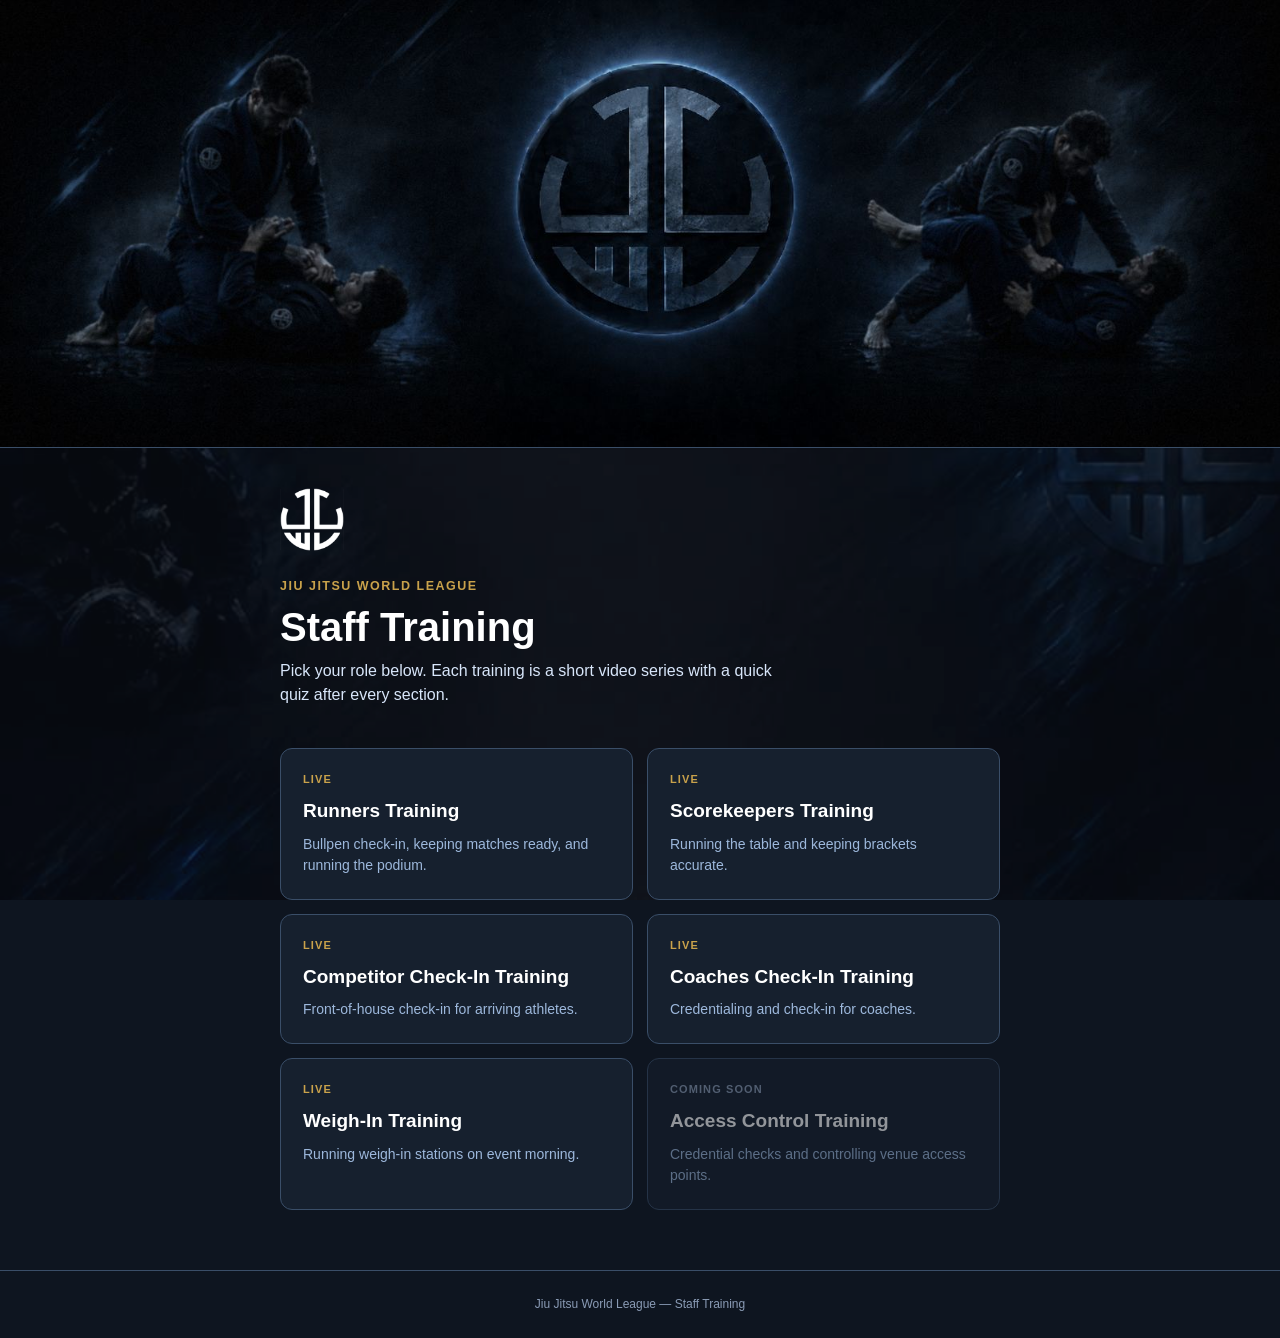
<file: index.html>
<!DOCTYPE html>
<html lang="en">
<head>
<meta charset="UTF-8">
<meta name="viewport" content="width=device-width, initial-scale=1.0">
<title>JJWL Staff Training</title>
<meta name="robots" content="noindex, nofollow">
<link rel="icon" href="assets/img/logo.png">
<link rel="stylesheet" href="assets/css/style.css">
</head>
<body>

<div class="masthead" role="img" aria-label="Jiu Jitsu World League"></div>

<header class="hub-hero wrap">
  <img class="hub-logo" src="assets/img/logo.png" alt="JJWL logo">
  <p class="eyebrow">Jiu Jitsu World League</p>
  <h1 style="color:var(--white); font-size:clamp(28px,6vw,40px); font-weight:800; margin:0 0 10px; line-height:1.1;">Staff Training</h1>
  <p style="color:var(--text-ice); max-width:56ch; margin:0; font-size:16px;">Pick your role below. Each training is a short video series with a quick quiz after every section.</p>
</header>

<main class="hub-grid">

  <a class="card" href="runners.html">
    <p class="card-eyebrow">Live</p>
    <h3>Runners Training</h3>
    <p>Bullpen check-in, keeping matches ready, and running the podium.</p>
  </a>

  <a class="card" href="scorekeepers.html">
    <p class="card-eyebrow">Live</p>
    <h3>Scorekeepers Training</h3>
    <p>Running the table and keeping brackets accurate.</p>
  </a>

  <a class="card" href="checkin.html">
    <p class="card-eyebrow">Live</p>
    <h3>Competitor Check-In Training</h3>
    <p>Front-of-house check-in for arriving athletes.</p>
  </a>

  <a class="card" href="checkin-coaches.html">
    <p class="card-eyebrow">Live</p>
    <h3>Coaches Check-In Training</h3>
    <p>Credentialing and check-in for coaches.</p>
  </a>

  <a class="card" href="weighin.html">
    <p class="card-eyebrow">Live</p>
    <h3>Weigh-In Training</h3>
    <p>Running weigh-in stations on event morning.</p>
  </a>

  <a class="card disabled" href="#" aria-disabled="true">
    <p class="card-eyebrow">Coming soon</p>
    <h3>Access Control Training</h3>
    <p>Credential checks and controlling venue access points.</p>
  </a>

</main>

<footer>Jiu Jitsu World League — Staff Training</footer>

</body>
</html>
</file>
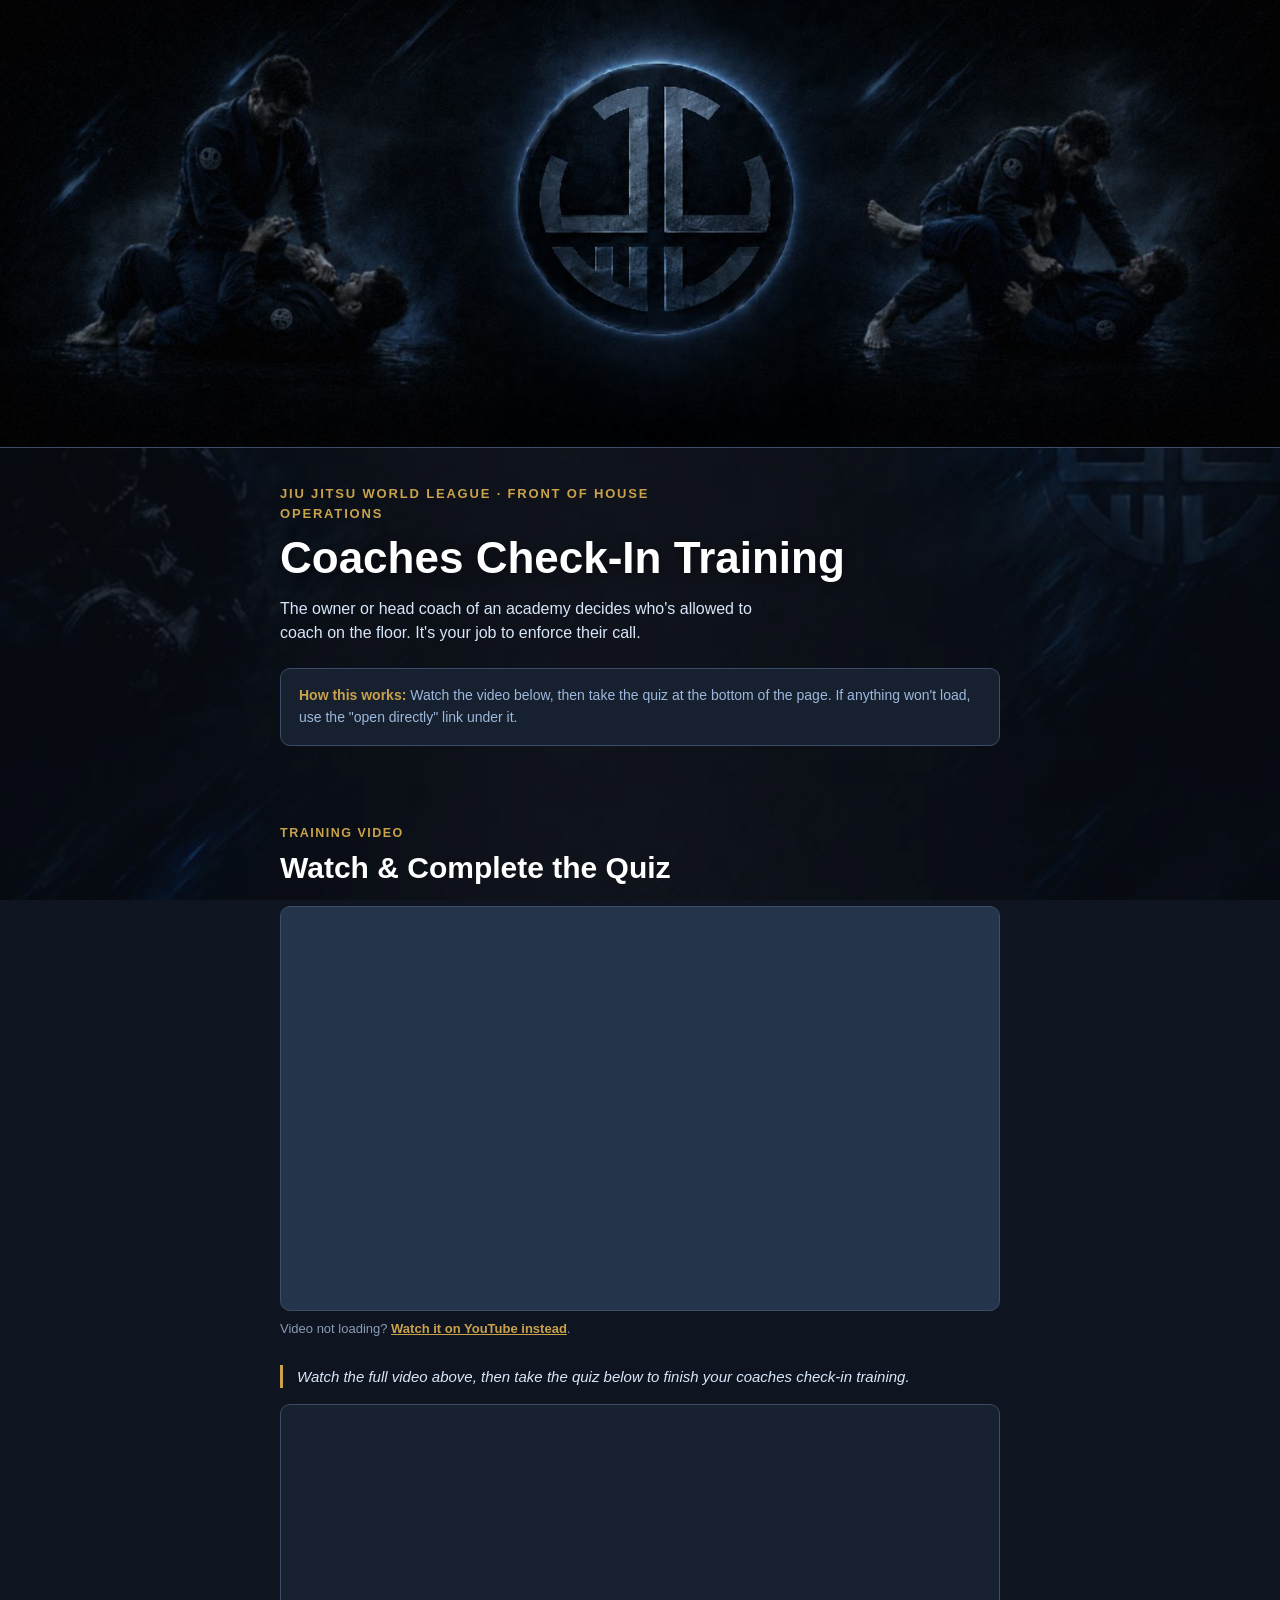
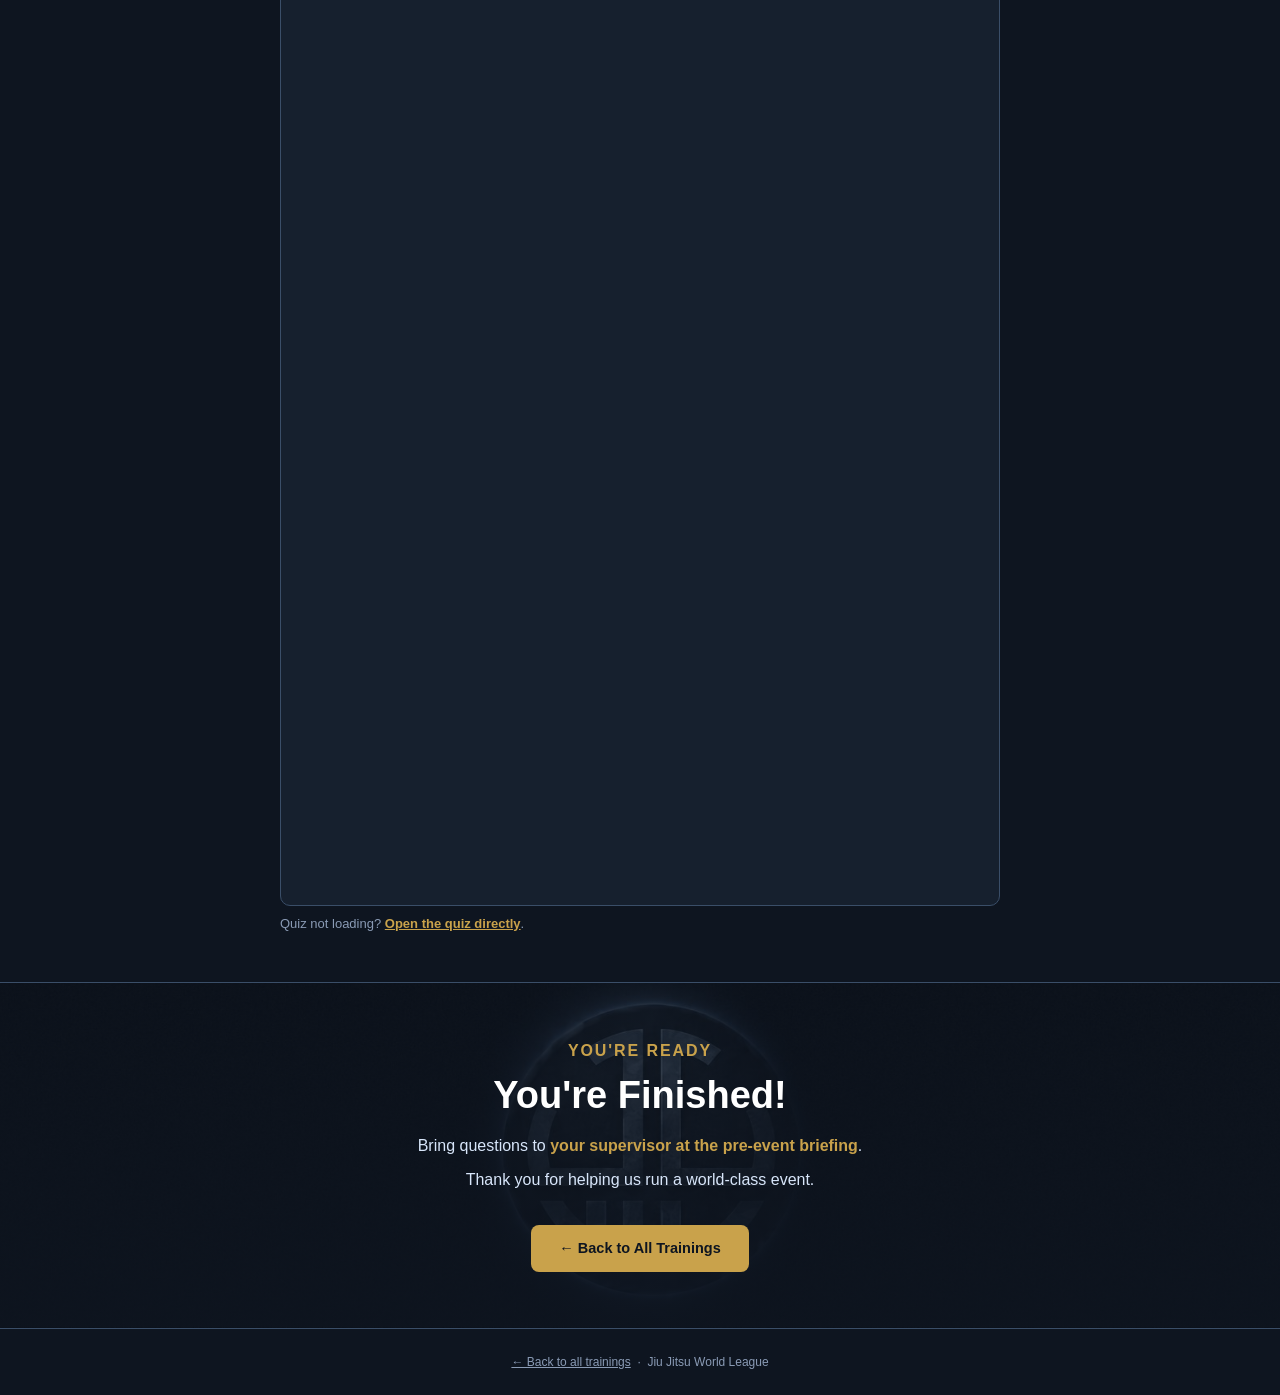
<file: checkin-coaches.html>
<!DOCTYPE html>
<html lang="en">
<head>
<meta charset="UTF-8">
<meta name="viewport" content="width=device-width, initial-scale=1.0">
<title>Coaches Check-In Training — JJWL</title>
<meta name="robots" content="noindex, nofollow">
<link rel="icon" href="assets/img/logo.png">
<link rel="stylesheet" href="assets/css/style.css">

<!--
  ============================================================
  BEFORE PUBLISHING — 2 things to paste in (search for "PASTE"):
  1. PASTE_YOUTUBE_ID   — the ID from the YouTube video URL
  2. PASTE_FORM_ID       — from the Google Form's share link
     (the string after /d/e/ and before /viewform)

  One video, one quiz — no sticky part-tracker on this page.
  ============================================================
-->
</head>
<body>

<div class="masthead" role="img" aria-label="Jiu Jitsu World League"></div>

<!-- ============ HERO ============ -->
<header class="hero">
  <div class="wrap">
    <p class="eyebrow">Jiu Jitsu World League · Front of House Operations</p>
    <h1>Coaches Check-In Training</h1>
    <p>The owner or head coach of an academy decides who's allowed to coach on the floor. It's your job to enforce their call.</p>
    <div class="how">
      <strong>How this works:</strong> Watch the video below, then take the quiz at the bottom of the page. If anything won't load, use the "open directly" link under it.
    </div>
  </div>
</header>

<!-- ============ VIDEO + QUIZ ============ -->
<section class="section" id="training">
  <div class="wrap">
    <p class="eyebrow">Training Video</p>
    <h2>Watch &amp; Complete the Quiz</h2>

    <div class="media">
      <iframe
        src="https://www.youtube.com/embed/PASTE_YOUTUBE_ID"
        title="JJWL Coaches Check-In Training"
        loading="lazy"
        allow="accelerometer; autoplay; clipboard-write; encrypted-media; gyroscope; picture-in-picture"
        allowfullscreen>
      </iframe>
    </div>
    <p class="fallback">Video not loading? <a href="https://youtu.be/PASTE_YOUTUBE_ID" target="_blank" rel="noopener">Watch it on YouTube instead</a>.</p>

    <p class="prompt">Watch the full video above, then take the quiz below to finish your coaches check-in training.</p>

    <div class="quiz-wrap">
      <iframe
        src="https://docs.google.com/forms/d/e/1FAIpQLSfY3Sr-FX9L5zApoLURka0b5rNjQEGCZx-lG7Qpecj8NlhSAw/viewform?embedded=true"
        title="JJWL Coaches Check-In Training quiz"
        loading="lazy">
        Loading…
      </iframe>
    </div>
    <p class="fallback">Quiz not loading? <a href="https://docs.google.com/forms/d/e/1FAIpQLSfY3Sr-FX9L5zApoLURka0b5rNjQEGCZx-lG7Qpecj8NlhSAw/viewform" target="_blank" rel="noopener">Open the quiz directly</a>.</p>
  </div>
</section>

<!-- ============ CLOSING BANNER ============ -->
<section class="closing" id="finished">
  <p class="eyebrow">You're Ready</p>
  <h2>You're Finished!</h2>
  <p>Bring questions to <span class="contact">your supervisor at the pre-event briefing</span>.</p>
  <p>Thank you for helping us run a world-class event.</p>
  <a class="back-btn" href="index.html">← Back to All Trainings</a>
</section>

<footer>
  <a href="index.html">← Back to all trainings</a> &nbsp;·&nbsp; Jiu Jitsu World League
</footer>

</body>
</html>
</file>
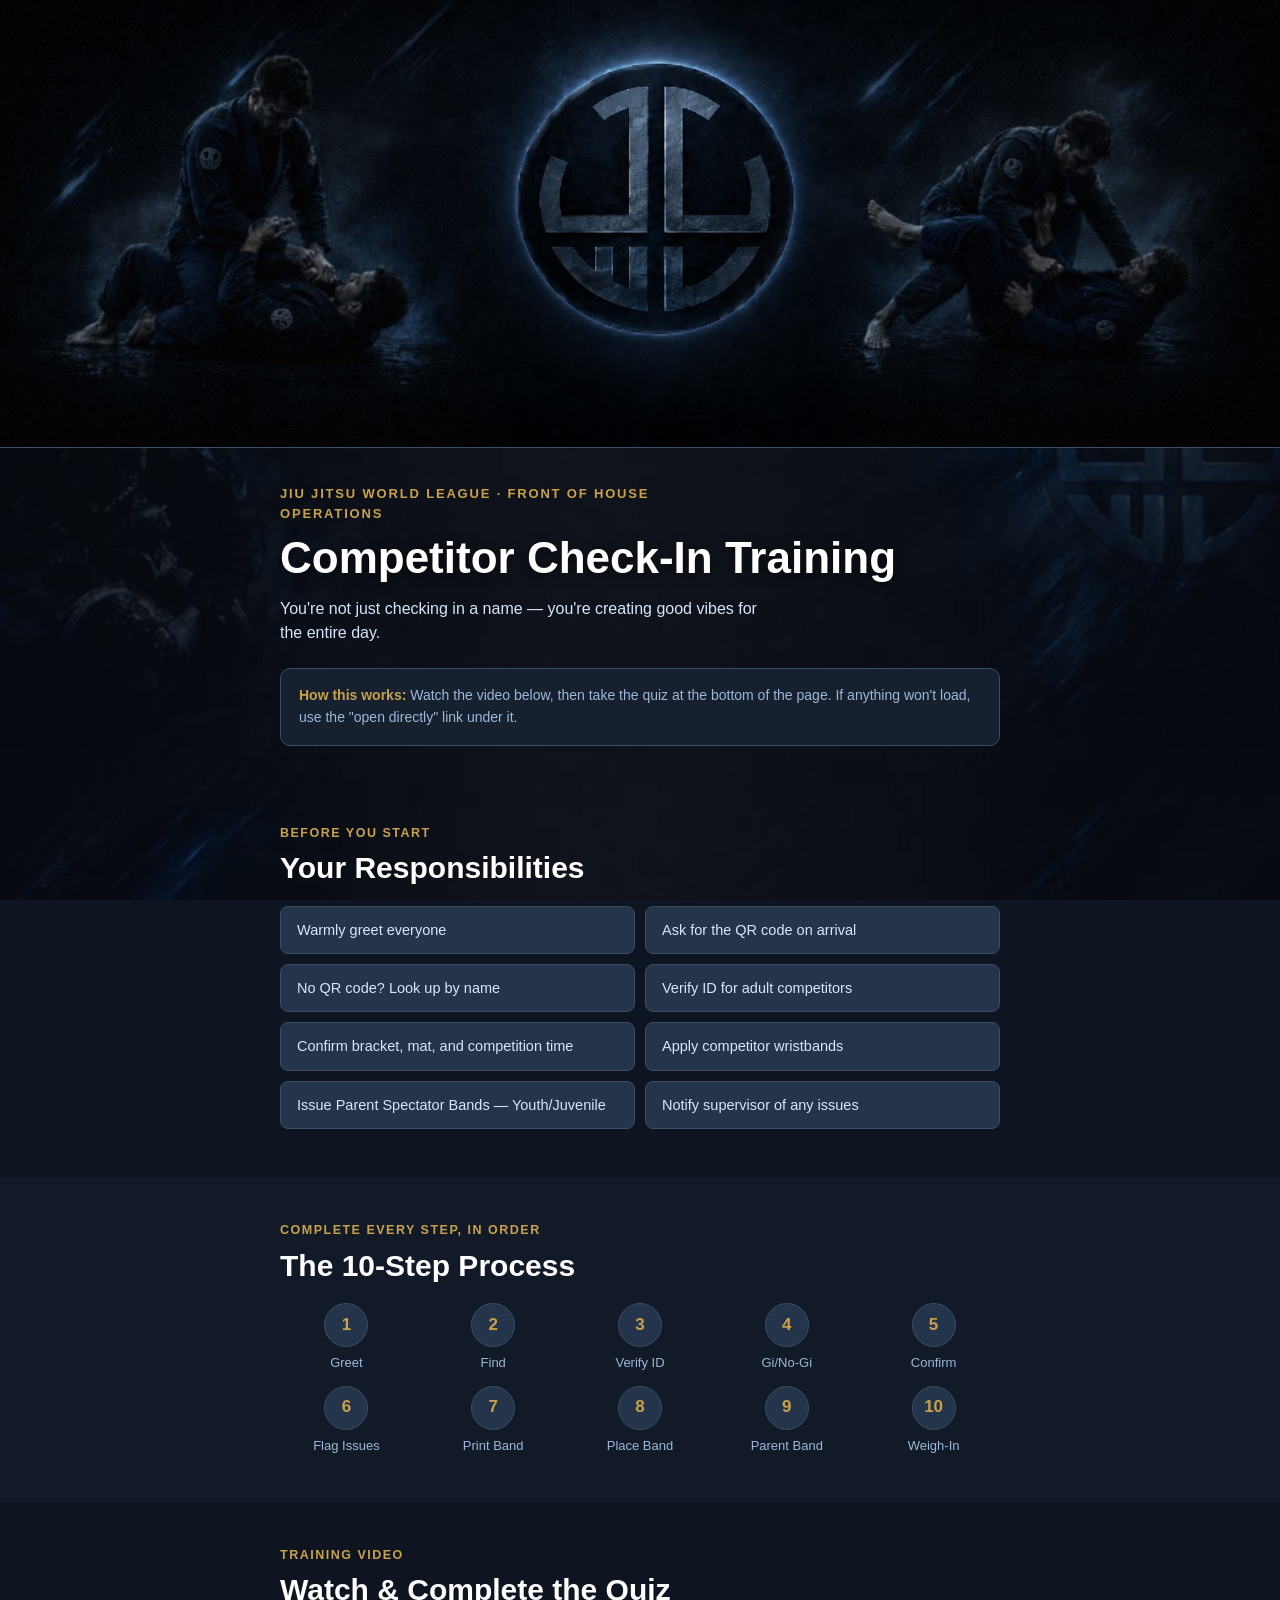
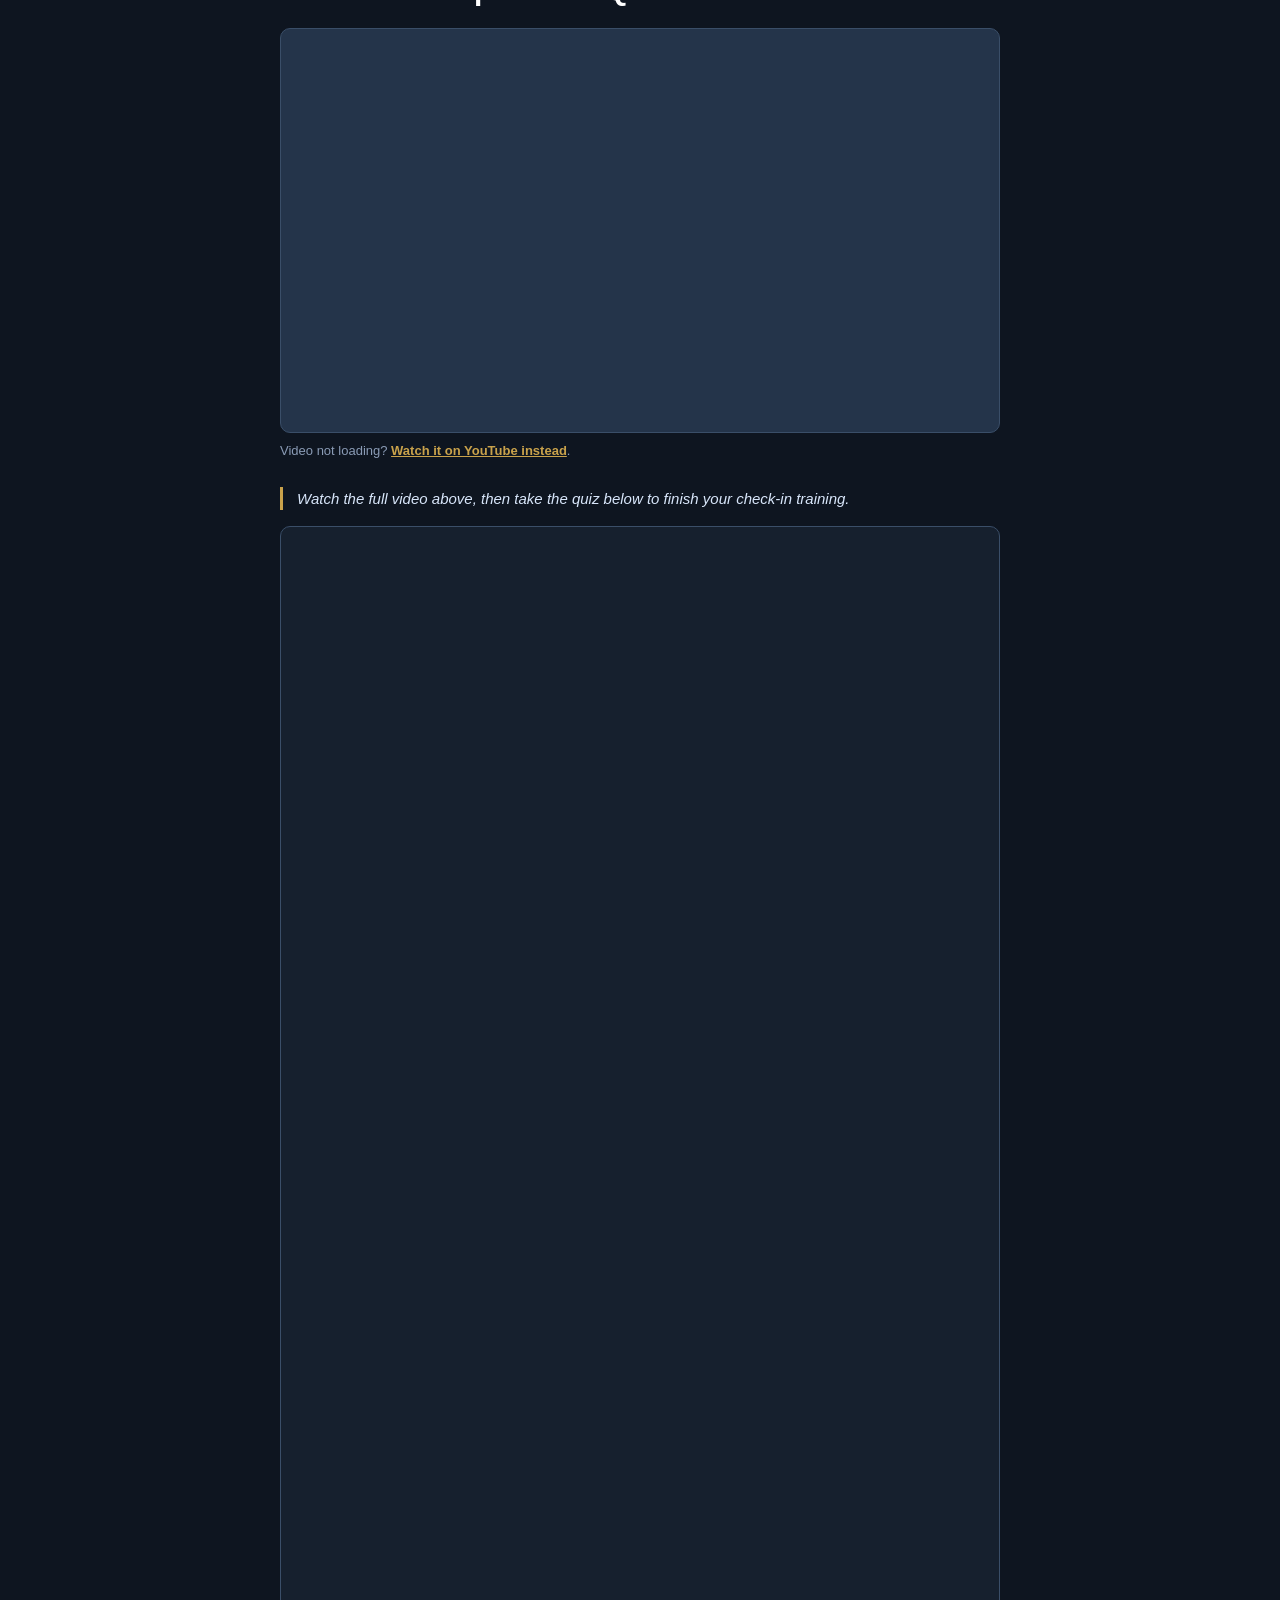
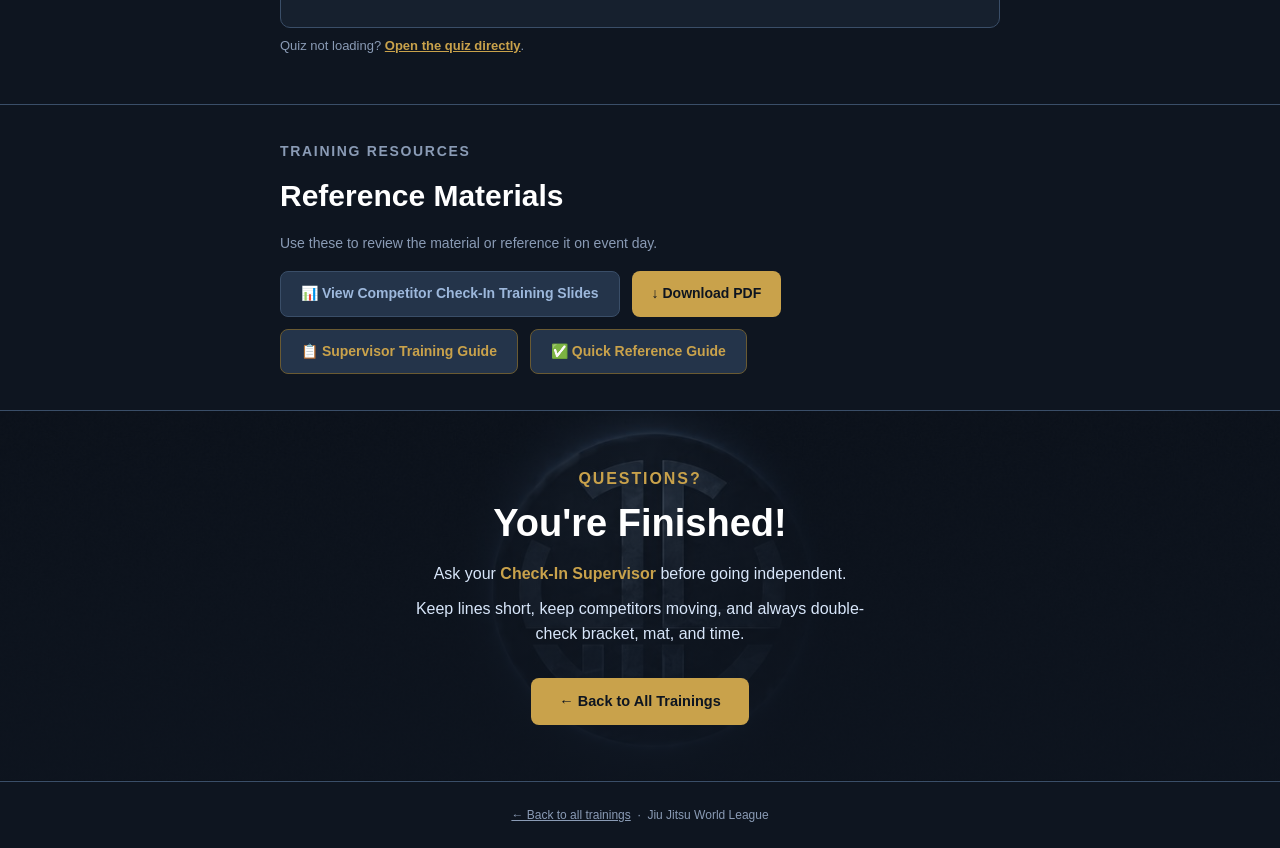
<file: checkin.html>
<!DOCTYPE html>
<html lang="en">
<head>
<meta charset="UTF-8">
<meta name="viewport" content="width=device-width, initial-scale=1.0">
<title>Competitor Check-In Training — JJWL</title>
<meta name="robots" content="noindex, nofollow">
<link rel="icon" href="assets/img/logo.png">
<link rel="stylesheet" href="assets/css/style.css">

<!--
  ============================================================
  BEFORE PUBLISHING — 2 things to paste in (search for "PASTE"):
  1. 9Bcp1tZAEyQ   — the ID from the YouTube video URL
     (youtube.com/watch?v=THIS_PART)
  2. PASTE_FORM_ID       — from the Google Form's share link
     Form > Send > Link icon copies something like:
     https://docs.google.com/forms/d/e/1FAIpQLSxxxxxxx/viewform
     The long string after /d/e/ and before /viewform is the ID.

  This training only has ONE video and ONE quiz (not three, like
  Runners/Scorekeeper), so there's no sticky part-tracker here.
  ============================================================
-->
</head>
<body>

<div class="masthead" role="img" aria-label="Jiu Jitsu World League"></div>

<!-- ============ HERO ============ -->
<header class="hero">
  <div class="wrap">
    <p class="eyebrow">Jiu Jitsu World League · Front of House Operations</p>
    <h1>Competitor Check-In Training</h1>
    <p>You're not just checking in a name — you're creating good vibes for the entire day.</p>
    <div class="how">
      <strong>How this works:</strong> Watch the video below, then take the quiz at the bottom of the page. If anything won't load, use the "open directly" link under it.
    </div>
  </div>
</header>

<!-- ============ RESPONSIBILITIES ============ -->
<section class="section" id="responsibilities">
  <div class="wrap">
    <p class="eyebrow">Before You Start</p>
    <h2>Your Responsibilities</h2>

    <ul class="resp-list">
      <li>Warmly greet everyone</li>
      <li>Ask for the QR code on arrival</li>
      <li>No QR code? Look up by name</li>
      <li>Verify ID for adult competitors</li>
      <li>Confirm bracket, mat, and competition time</li>
      <li>Apply competitor wristbands</li>
      <li>Issue Parent Spectator Bands — Youth/Juvenile</li>
      <li>Notify supervisor of any issues</li>
    </ul>
  </div>
</section>

<!-- ============ 10-STEP PROCESS ============ -->
<section class="section tint" id="process">
  <div class="wrap">
    <p class="eyebrow">Complete Every Step, In Order</p>
    <h2>The 10-Step Process</h2>

    <div class="step-grid">
      <div class="step-item"><div class="step-num">1</div><div class="step-label">Greet</div></div>
      <div class="step-item"><div class="step-num">2</div><div class="step-label">Find</div></div>
      <div class="step-item"><div class="step-num">3</div><div class="step-label">Verify ID</div></div>
      <div class="step-item"><div class="step-num">4</div><div class="step-label">Gi/No-Gi</div></div>
      <div class="step-item"><div class="step-num">5</div><div class="step-label">Confirm</div></div>
      <div class="step-item"><div class="step-num">6</div><div class="step-label">Flag Issues</div></div>
      <div class="step-item"><div class="step-num">7</div><div class="step-label">Print Band</div></div>
      <div class="step-item"><div class="step-num">8</div><div class="step-label">Place Band</div></div>
      <div class="step-item"><div class="step-num">9</div><div class="step-label">Parent Band</div></div>
      <div class="step-item"><div class="step-num">10</div><div class="step-label">Weigh-In</div></div>
    </div>
  </div>
</section>

<!-- ============ VIDEO + QUIZ ============ -->
<section class="section" id="training">
  <div class="wrap">
    <p class="eyebrow">Training Video</p>
    <h2>Watch &amp; Complete the Quiz</h2>

    <div class="media">
      <iframe
        src="https://www.youtube.com/embed/9Bcp1tZAEyQ"
        title="JJWL Competitor Check-In Training"
        loading="lazy"
        allow="accelerometer; autoplay; clipboard-write; encrypted-media; gyroscope; picture-in-picture"
        allowfullscreen>
      </iframe>
    </div>
    <p class="fallback">Video not loading? <a href="https://youtu.be/9Bcp1tZAEyQ" target="_blank" rel="noopener">Watch it on YouTube instead</a>.</p>

    <p class="prompt">Watch the full video above, then take the quiz below to finish your check-in training.</p>

    <div class="quiz-wrap">
      <iframe
        src="https://docs.google.com/forms/d/e/1FAIpQLSeArsvNrVSuJvgzMQ-HZOB-FztEDygBgOSZ3XLzz6iSzv5R9w/viewform?embedded=true"
        title="JJWL Competitor Check-In Training quiz"
        loading="lazy">
        Loading…
      </iframe>
    </div>
    <p class="fallback">Quiz not loading? <a href="https://docs.google.com/forms/d/e/1FAIpQLSeArsvNrVSuJvgzMQ-HZOB-FztEDygBgOSZ3XLzz6iSzv5R9w/viewform" target="_blank" rel="noopener">Open the quiz directly</a>.</p>
  </div>
</section>

<!-- ============ RESOURCES ============ -->
<section class="resources">
  <div class="wrap">
    <p class="eyebrow">Training Resources</p>
    <h2>Reference Materials</h2>
    <p>Use these to review the material or reference it on event day.</p>
    <div class="resource-links">
      <a class="resource-btn slides"
         href="https://docs.google.com/presentation/d/1KOscRLANUFKazbWeoIpy2soWSEYWPhQI/edit?usp=sharing&ouid=118189400253342565702&rtpof=true&sd=true"
         target="_blank" rel="noopener">
        📊 View Competitor Check-In Training Slides
      </a>
      <a class="resource-btn pdf"
         href="https://drive.google.com/file/d/1gcO3ojp0K6Q0HoosDfpublHVc8nx87Nt/view?usp=sharing"
         target="_blank" rel="noopener">
        ↓ Download PDF
      </a>
      <a class="resource-btn doc"
         href="https://docs.google.com/document/d/1q4YgLeVVUdJq0oFGzbNHgt0xEEbwfRpl/edit?usp=sharing&ouid=118189400253342565702&rtpof=true&sd=true"
         target="_blank" rel="noopener">
        📋 Supervisor Training Guide
      </a>
      <a class="resource-btn doc"
         href="https://docs.google.com/document/d/1sKwtCBR5nAENRehGyMGBiMo_aSLgADKf/edit?usp=sharing&ouid=118189400253342565702&rtpof=true&sd=true"
         target="_blank" rel="noopener">
        ✅ Quick Reference Guide
      </a>
    </div>
  </div>
</section>

<!-- ============ CLOSING BANNER ============ -->
<section class="closing" id="finished">
  <p class="eyebrow">Questions?</p>
  <h2>You're Finished!</h2>
  <p>Ask your <span class="contact">Check-In Supervisor</span> before going independent.</p>
  <p>Keep lines short, keep competitors moving, and always double-check bracket, mat, and time.</p>
  <a class="back-btn" href="index.html">← Back to All Trainings</a>
</section>

<footer>
  <a href="index.html">← Back to all trainings</a> &nbsp;·&nbsp; Jiu Jitsu World League
</footer>

</body>
</html>
</file>
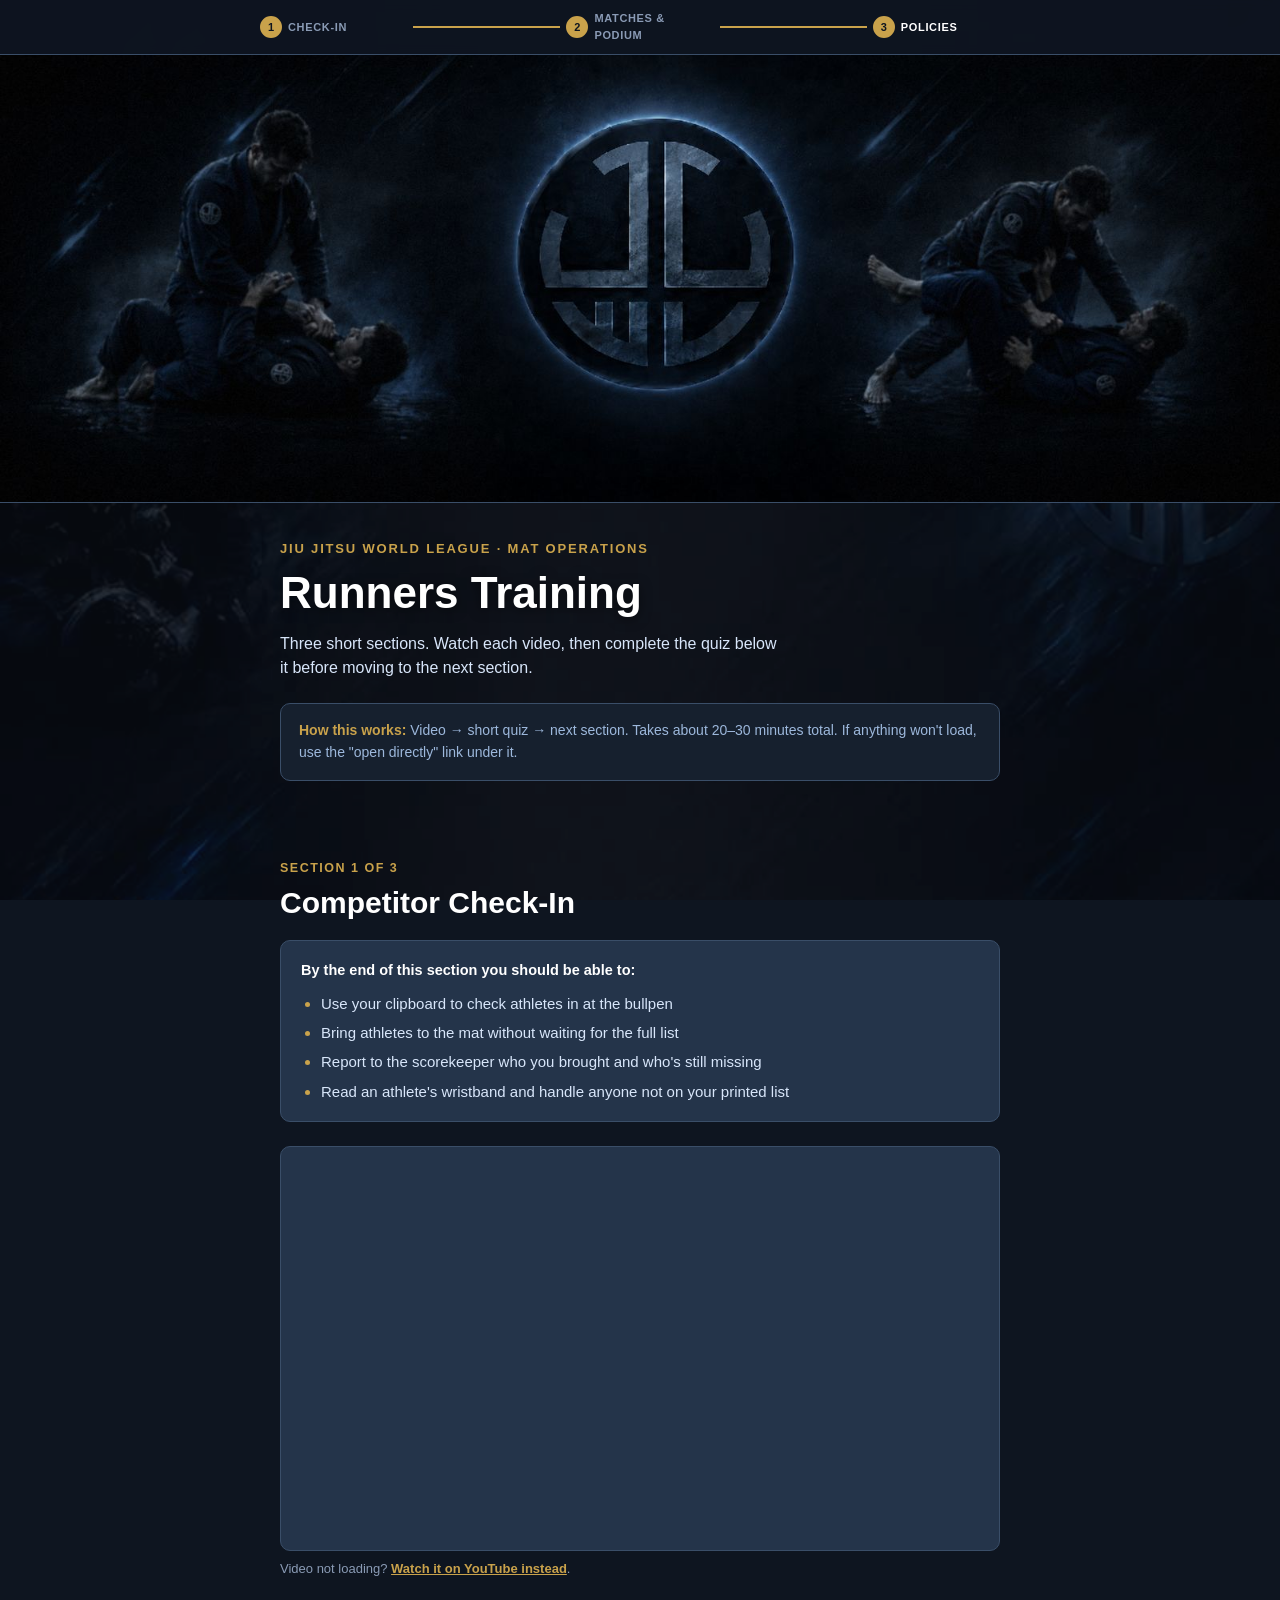
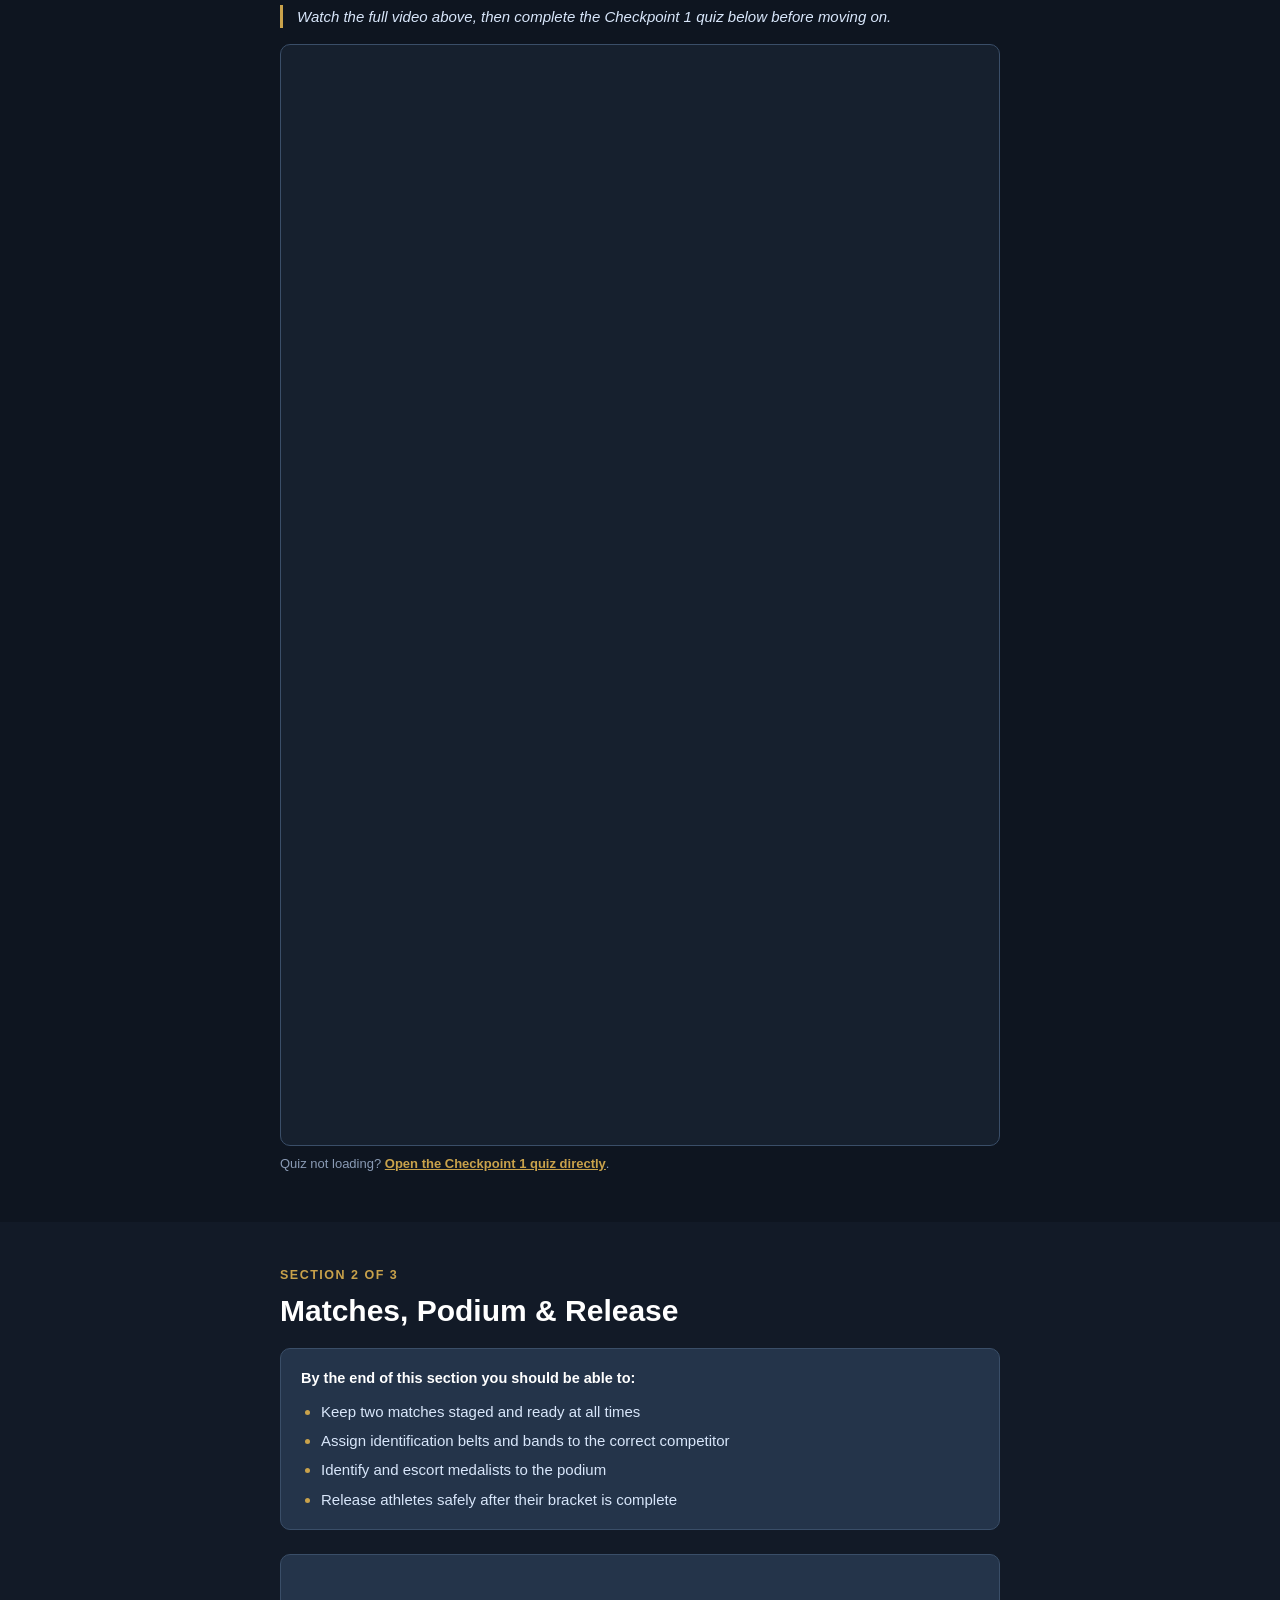
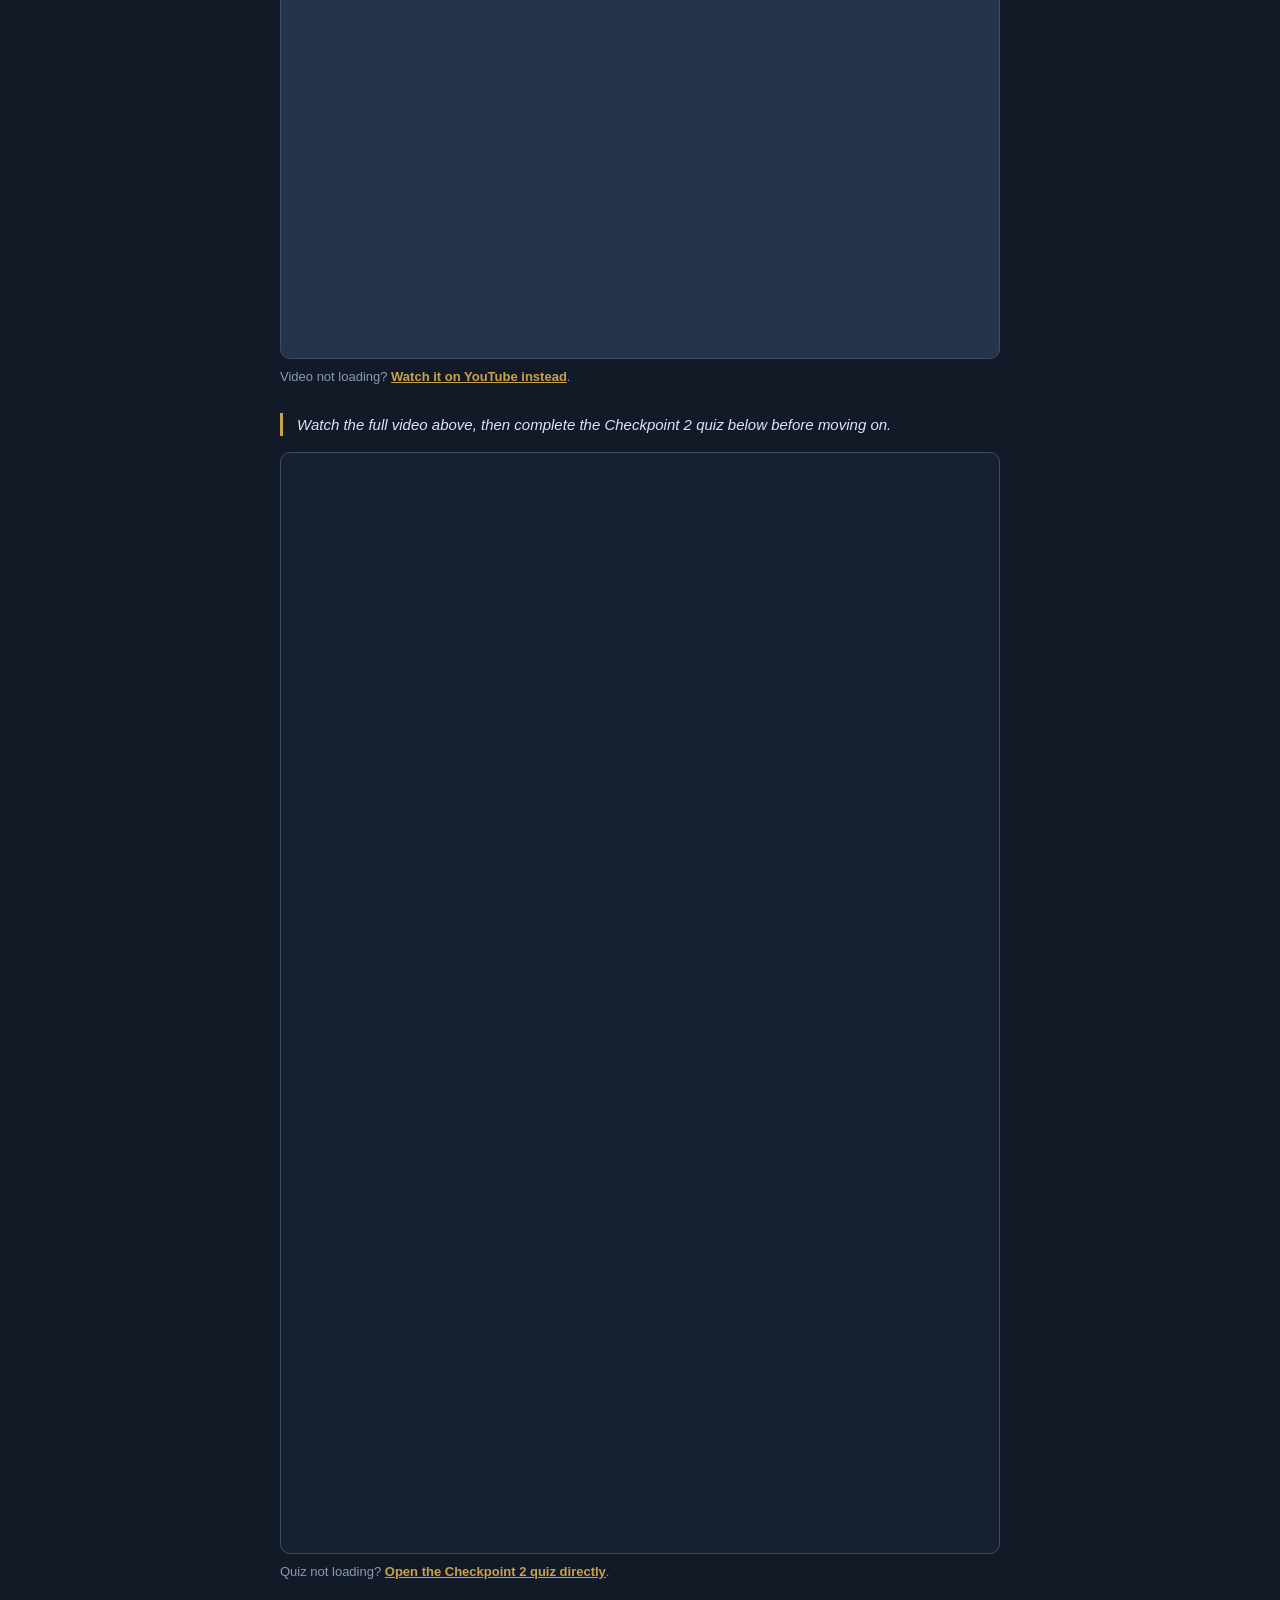
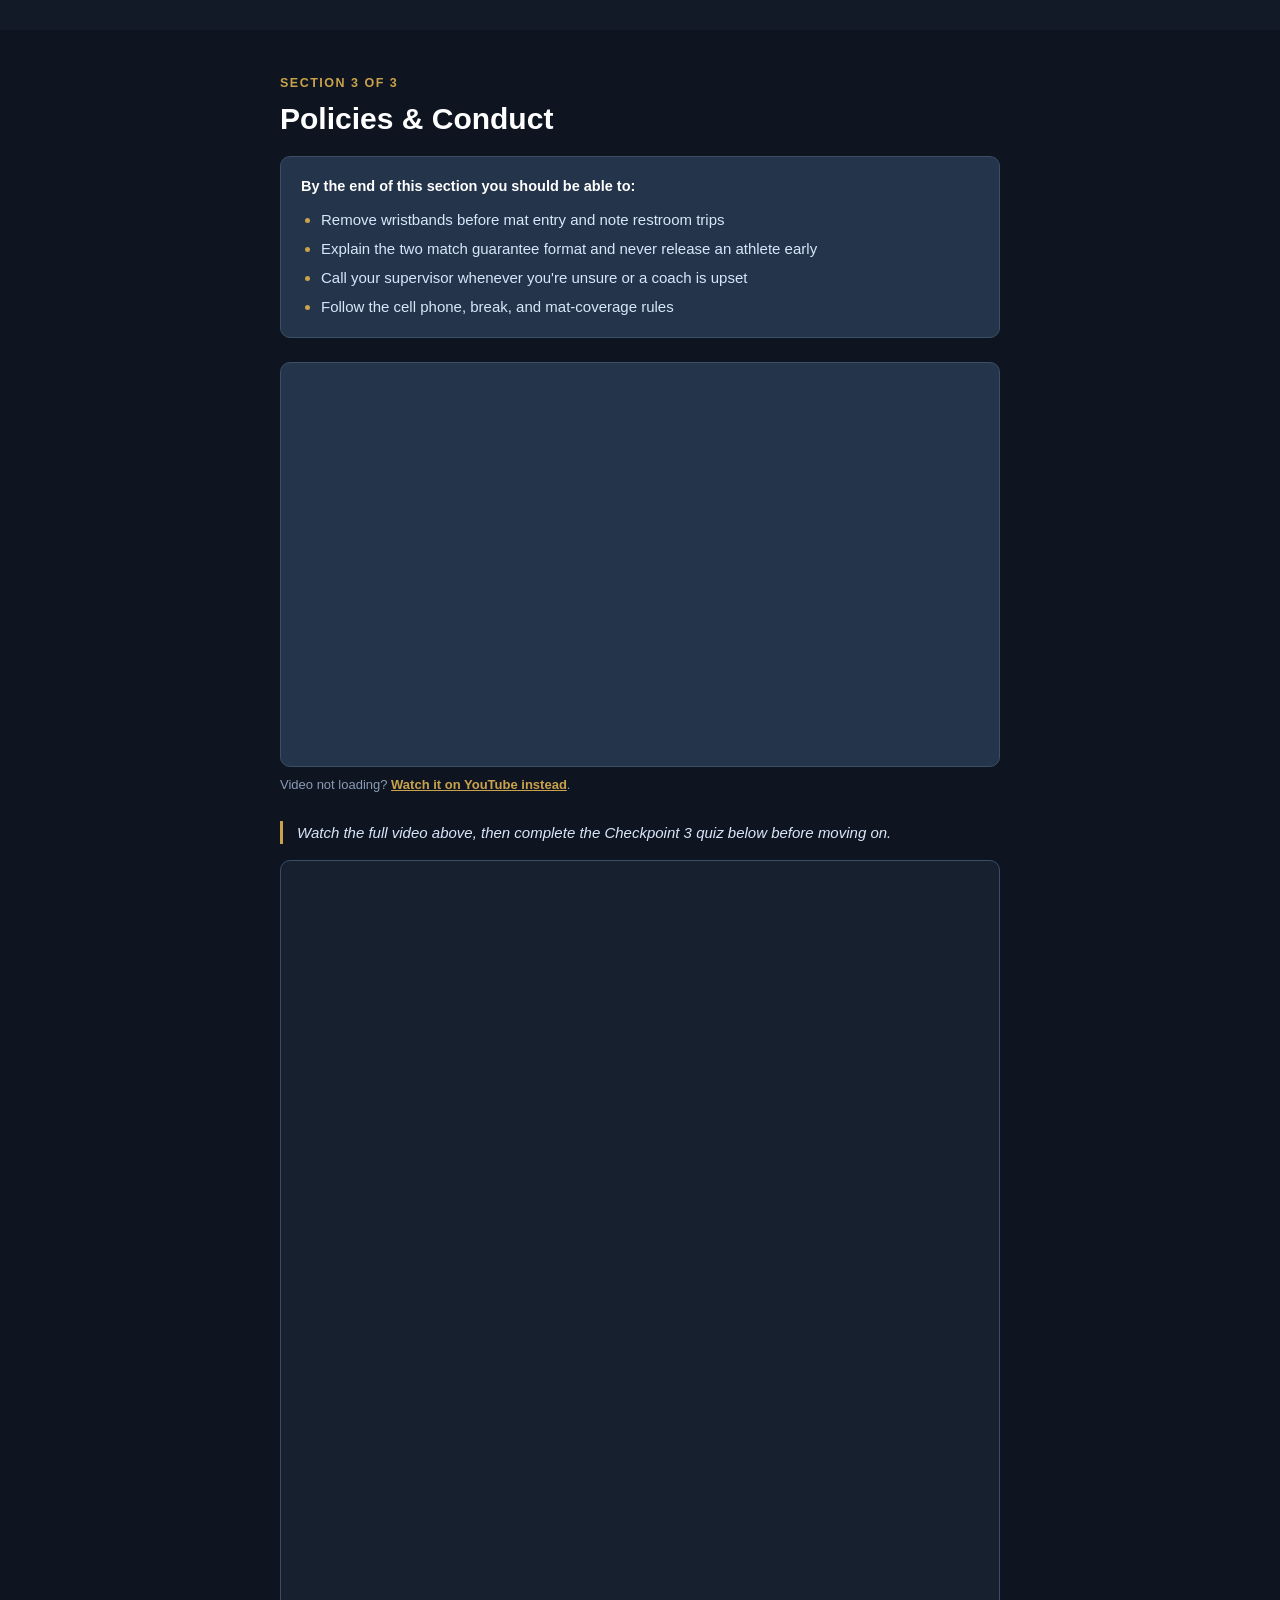
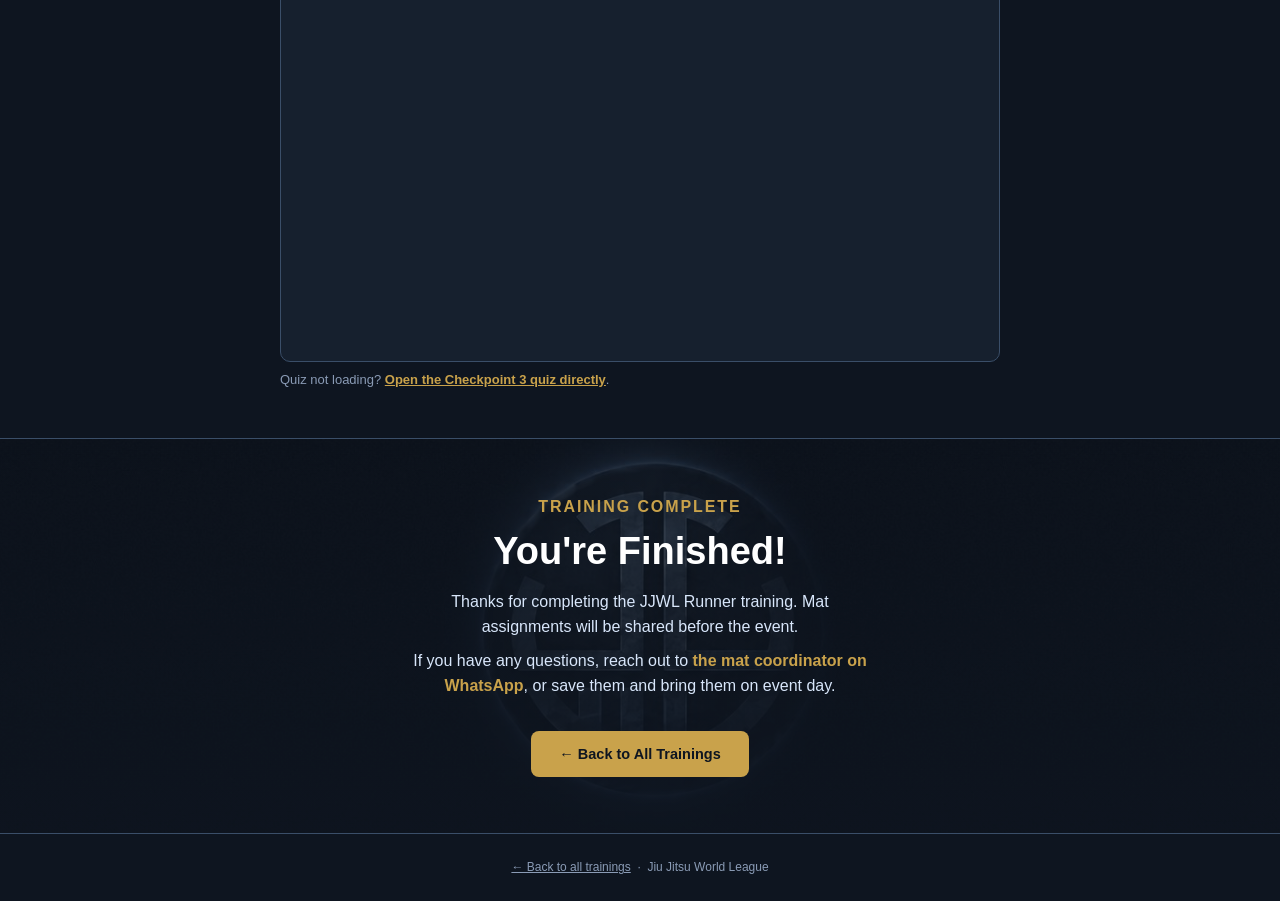
<file: runners.html>
<!DOCTYPE html>
<html lang="en">
<head>
<meta charset="UTF-8">
<meta name="viewport" content="width=device-width, initial-scale=1.0">
<title>Runners Training — JJWL</title>
<meta name="robots" content="noindex, nofollow">
<link rel="icon" href="assets/img/logo.png">
<link rel="stylesheet" href="assets/css/style.css">

<!--
  ============================================================
  BEFORE PUBLISHING — 6 things to paste in (search for "PASTE"):
  1. YOUTUBE_ID_1 / 2 / 3  — the ID from each YouTube video URL
     (youtube.com/watch?v=THIS_PART)
  2. FORM_ID_1 / 2 / 3     — from each Google Form's share link
     Form > Send > Link icon copies something like:
     https://docs.google.com/forms/d/e/1FAIpQLSxxxxxxx/viewform
     The long string after /d/e/ and before /viewform is the ID.
  ============================================================
-->
</head>
<body>

<!-- ============ STICKY PROGRESS TRACKER ============ -->
<nav class="tracker" aria-label="Training progress">
  <div class="tracker-inner">
    <a href="#section-1" class="tracker-step" data-step="1">
      <span class="tracker-dot">1</span>
      <span class="tracker-label">Check-In</span>
    </a>
    <span class="tracker-line" data-line="1"></span>
    <a href="#section-2" class="tracker-step" data-step="2">
      <span class="tracker-dot">2</span>
      <span class="tracker-label">Matches &amp; Podium</span>
    </a>
    <span class="tracker-line" data-line="2"></span>
    <a href="#section-3" class="tracker-step" data-step="3">
      <span class="tracker-dot">3</span>
      <span class="tracker-label">Policies</span>
    </a>
  </div>
</nav>

<div class="masthead" role="img" aria-label="Jiu Jitsu World League"></div>

<!-- ============ HERO ============ -->
<header class="hero">
  <div class="wrap">
    <p class="eyebrow">Jiu Jitsu World League · Mat Operations</p>
    <h1>Runners Training</h1>
    <p>Three short sections. Watch each video, then complete the quiz below it before moving to the next section.</p>
    <div class="how">
      <strong>How this works:</strong> Video → short quiz → next section. Takes about 20–30 minutes total. If anything won't load, use the "open directly" link under it.
    </div>
  </div>
</header>

<!-- ============ SECTION 1 ============ -->
<section class="section" id="section-1">
  <div class="wrap">
    <p class="eyebrow">Section 1 of 3</p>
    <h2>Competitor Check-In</h2>

    <div class="objectives">
      <p>By the end of this section you should be able to:</p>
      <ul>
        <li>Use your clipboard to check athletes in at the bullpen</li>
        <li>Bring athletes to the mat without waiting for the full list</li>
        <li>Report to the scorekeeper who you brought and who's still missing</li>
        <li>Read an athlete's wristband and handle anyone not on your printed list</li>
      </ul>
    </div>

    <div class="media">
      <iframe
        src="https://www.youtube.com/embed/PASTE_YOUTUBE_ID_1"
        title="JJWL Runners Training — Section 1: Competitor Check-In"
        loading="lazy"
        allow="accelerometer; autoplay; clipboard-write; encrypted-media; gyroscope; picture-in-picture"
        allowfullscreen>
      </iframe>
    </div>
    <p class="fallback">Video not loading? <a href="https://youtu.be/PASTE_YOUTUBE_ID_1" target="_blank" rel="noopener">Watch it on YouTube instead</a>.</p>

    <p class="prompt">Watch the full video above, then complete the Checkpoint 1 quiz below before moving on.</p>

    <div class="quiz-wrap">
      <iframe
        src="https://docs.google.com/forms/d/e/1FAIpQLSfJeg79EORX5CRbNO1GZs1AR0S61lFrcdlouiC-P6H1_Qs9eA/viewform?embedded=true"
        title="JJWL Runners Training — Checkpoint 1 quiz"
        loading="lazy">
        Loading…
      </iframe>
    </div>
    <p class="fallback">Quiz not loading? <a href="https://docs.google.com/forms/d/e/1FAIpQLSfJeg79EORX5CRbNO1GZs1AR0S61lFrcdlouiC-P6H1_Qs9eA/viewform" target="_blank" rel="noopener">Open the Checkpoint 1 quiz directly</a>.</p>
  </div>
</section>

<!-- ============ SECTION 2 ============ -->
<section class="section tint" id="section-2">
  <div class="wrap">
    <p class="eyebrow">Section 2 of 3</p>
    <h2>Matches, Podium &amp; Release</h2>

    <div class="objectives">
      <p>By the end of this section you should be able to:</p>
      <ul>
        <li>Keep two matches staged and ready at all times</li>
        <li>Assign identification belts and bands to the correct competitor</li>
        <li>Identify and escort medalists to the podium</li>
        <li>Release athletes safely after their bracket is complete</li>
      </ul>
    </div>

    <div class="media">
      <iframe
        src="https://www.youtube.com/embed/PASTE_YOUTUBE_ID_2"
        title="JJWL Runners Training — Section 2: Matches, Podium and Release"
        loading="lazy"
        allow="accelerometer; autoplay; clipboard-write; encrypted-media; gyroscope; picture-in-picture"
        allowfullscreen>
      </iframe>
    </div>
    <p class="fallback">Video not loading? <a href="https://youtu.be/PASTE_YOUTUBE_ID_2" target="_blank" rel="noopener">Watch it on YouTube instead</a>.</p>

    <p class="prompt">Watch the full video above, then complete the Checkpoint 2 quiz below before moving on.</p>

    <div class="quiz-wrap">
      <iframe
        src="https://docs.google.com/forms/d/e/1FAIpQLSePJlImV0xhiutoL0egiGfZP0VKldW2vsaJwRDxC3aum5Fdeg/viewform?embedded=true"
        title="JJWL Runners Training — Checkpoint 2 quiz"
        loading="lazy">
        Loading…
      </iframe>
    </div>
    <p class="fallback">Quiz not loading? <a href="https://docs.google.com/forms/d/e/1FAIpQLSePJlImV0xhiutoL0egiGfZP0VKldW2vsaJwRDxC3aum5Fdeg/viewform" target="_blank" rel="noopener">Open the Checkpoint 2 quiz directly</a>.</p>
  </div>
</section>

<!-- ============ SECTION 3 ============ -->
<section class="section" id="section-3">
  <div class="wrap">
    <p class="eyebrow">Section 3 of 3</p>
    <h2>Policies &amp; Conduct</h2>

    <div class="objectives">
      <p>By the end of this section you should be able to:</p>
      <ul>
        <li>Remove wristbands before mat entry and note restroom trips</li>
        <li>Explain the two match guarantee format and never release an athlete early</li>
        <li>Call your supervisor whenever you're unsure or a coach is upset</li>
        <li>Follow the cell phone, break, and mat-coverage rules</li>
      </ul>
    </div>

    <div class="media">
      <iframe
        src="https://www.youtube.com/embed/PASTE_YOUTUBE_ID_3"
        title="JJWL Runners Training — Section 3: Policies and Conduct"
        loading="lazy"
        allow="accelerometer; autoplay; clipboard-write; encrypted-media; gyroscope; picture-in-picture"
        allowfullscreen>
      </iframe>
    </div>
    <p class="fallback">Video not loading? <a href="https://youtu.be/PASTE_YOUTUBE_ID_3" target="_blank" rel="noopener">Watch it on YouTube instead</a>.</p>

    <p class="prompt">Watch the full video above, then complete the Checkpoint 3 quiz below before moving on.</p>

    <div class="quiz-wrap">
      <iframe
        src="https://docs.google.com/forms/d/e/1FAIpQLSfucpR0q6w41Wt-fTOdzpE1jKBwJtDRc7fbIVixmqehc7fEvQ/viewform?embedded=true"
        title="JJWL Runners Training — Checkpoint 3 quiz"
        loading="lazy">
        Loading…
      </iframe>
    </div>
    <p class="fallback">Quiz not loading? <a href="https://docs.google.com/forms/d/e/1FAIpQLSfucpR0q6w41Wt-fTOdzpE1jKBwJtDRc7fbIVixmqehc7fEvQ/viewform" target="_blank" rel="noopener">Open the Checkpoint 3 quiz directly</a>.</p>
  </div>
</section>

<!-- ============ CLOSING BANNER ============ -->
<section class="closing" id="finished">
  <p class="eyebrow">Training complete</p>
  <h2>You're Finished!</h2>
  <p>Thanks for completing the JJWL Runner training. Mat assignments will be shared before the event.</p>
  <p>If you have any questions, reach out to <span class="contact">the mat coordinator on WhatsApp</span>, or save them and bring them on event day.</p>
  <a class="back-btn" href="index.html">← Back to All Trainings</a>
</section>

<footer>
  <a href="index.html">← Back to all trainings</a> &nbsp;·&nbsp; Jiu Jitsu World League
</footer>

<script>
  // Scroll-spy: highlights the current section in the sticky tracker
  (function(){
    var steps = document.querySelectorAll('.tracker-step');
    var lines = document.querySelectorAll('.tracker-line');
    var sections = ['section-1', 'section-2', 'section-3'].map(function(id){
      return document.getElementById(id);
    });

    function setActive(index){
      steps.forEach(function(step, i){
        step.classList.toggle('active', i === index);
        step.classList.toggle('done', i < index);
      });
      lines.forEach(function(line, i){
        line.classList.toggle('done', i < index);
      });
    }

    if ('IntersectionObserver' in window){
      var observer = new IntersectionObserver(function(entries){
        entries.forEach(function(entry){
          if (entry.isIntersecting){
            var idx = sections.indexOf(entry.target);
            if (idx !== -1) setActive(idx);
          }
        });
      }, { rootMargin: '-40% 0px -55% 0px' });

      sections.forEach(function(sec){
        if (sec) observer.observe(sec);
      });
    }
  })();
</script>

</body>
</html>
</file>
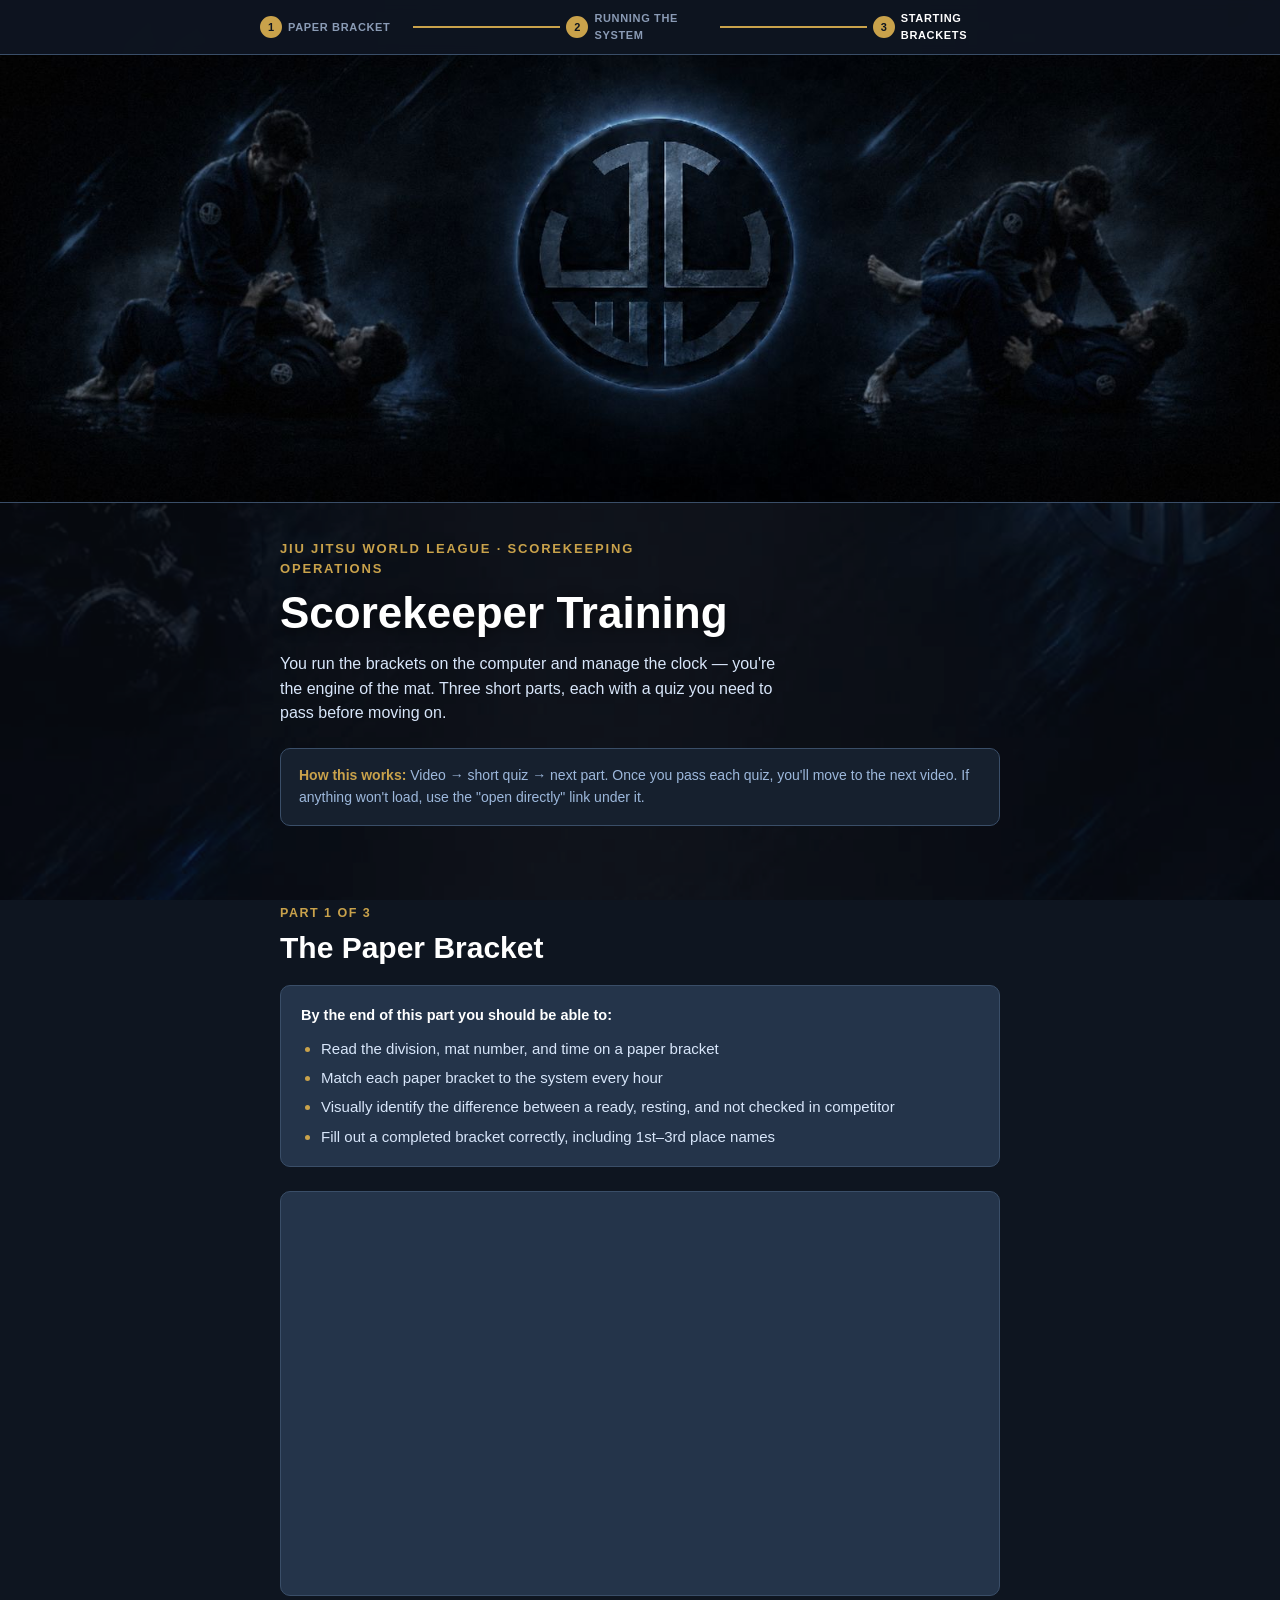
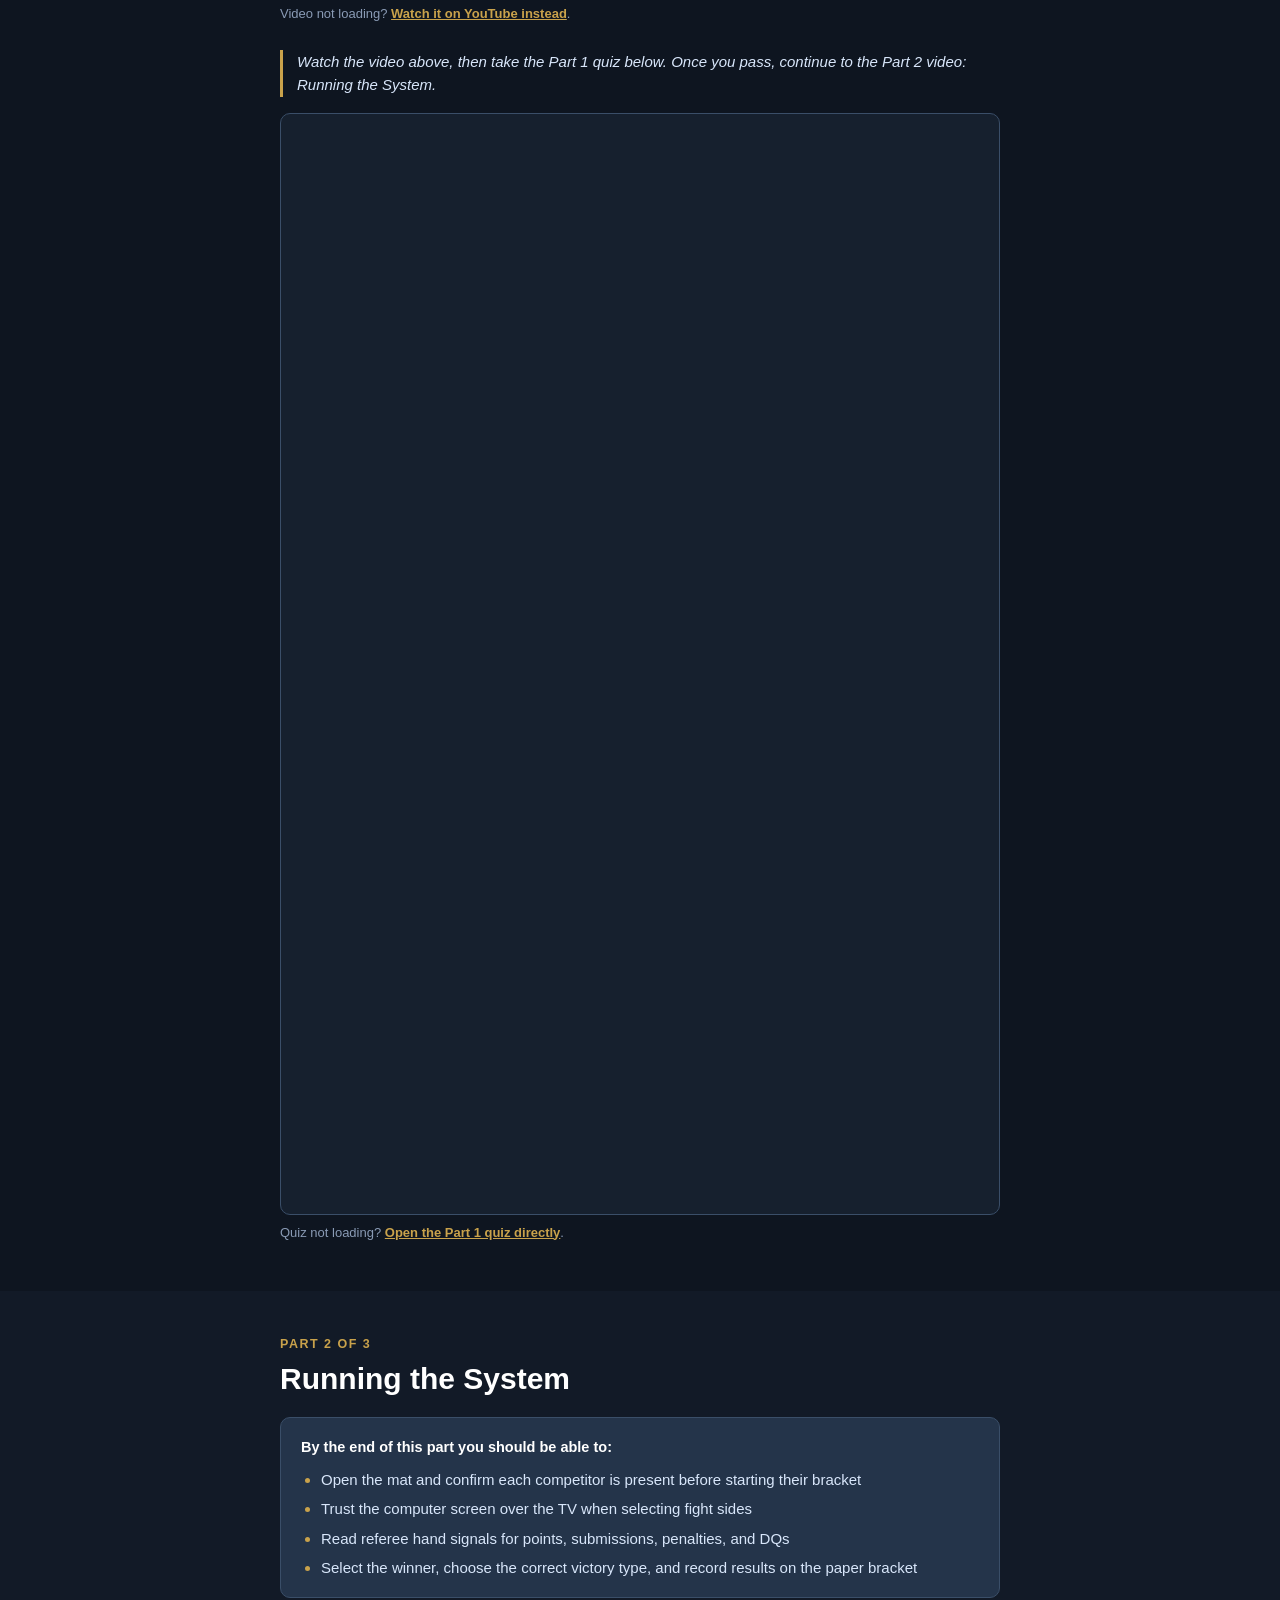
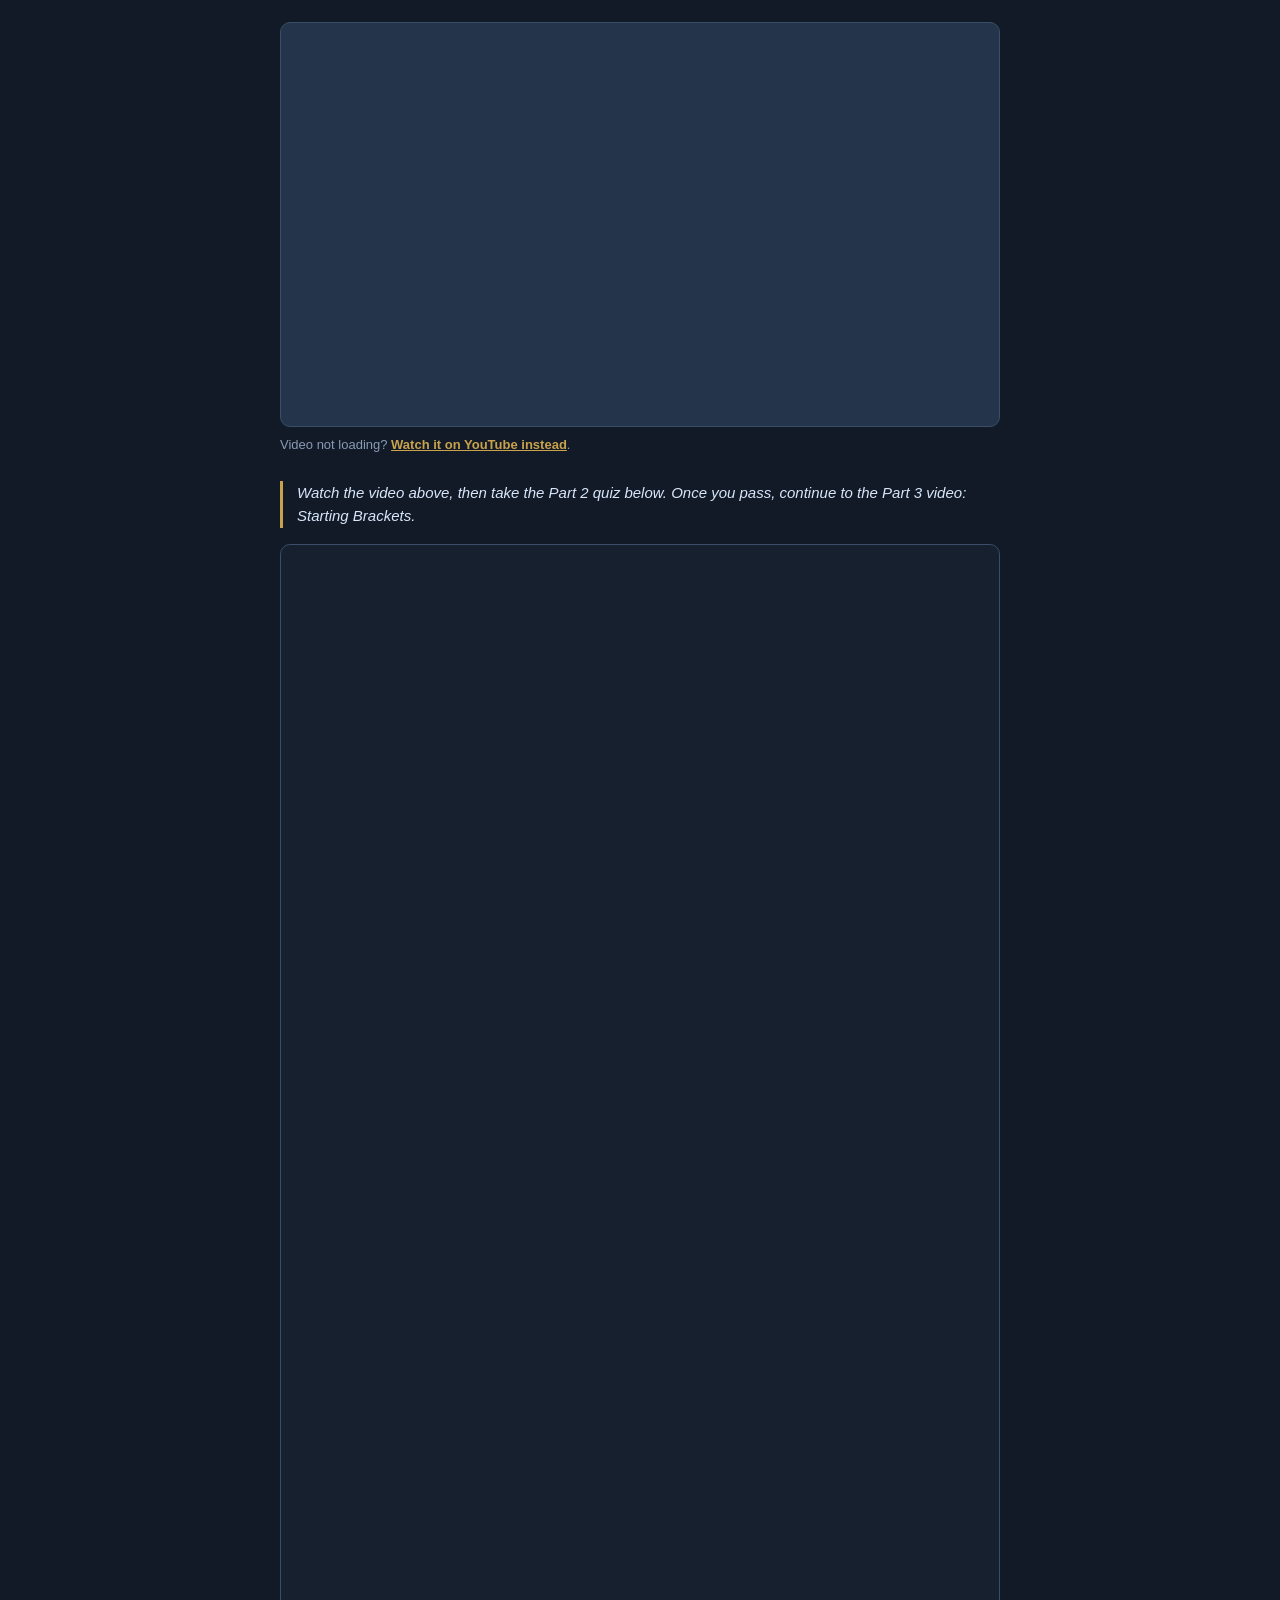
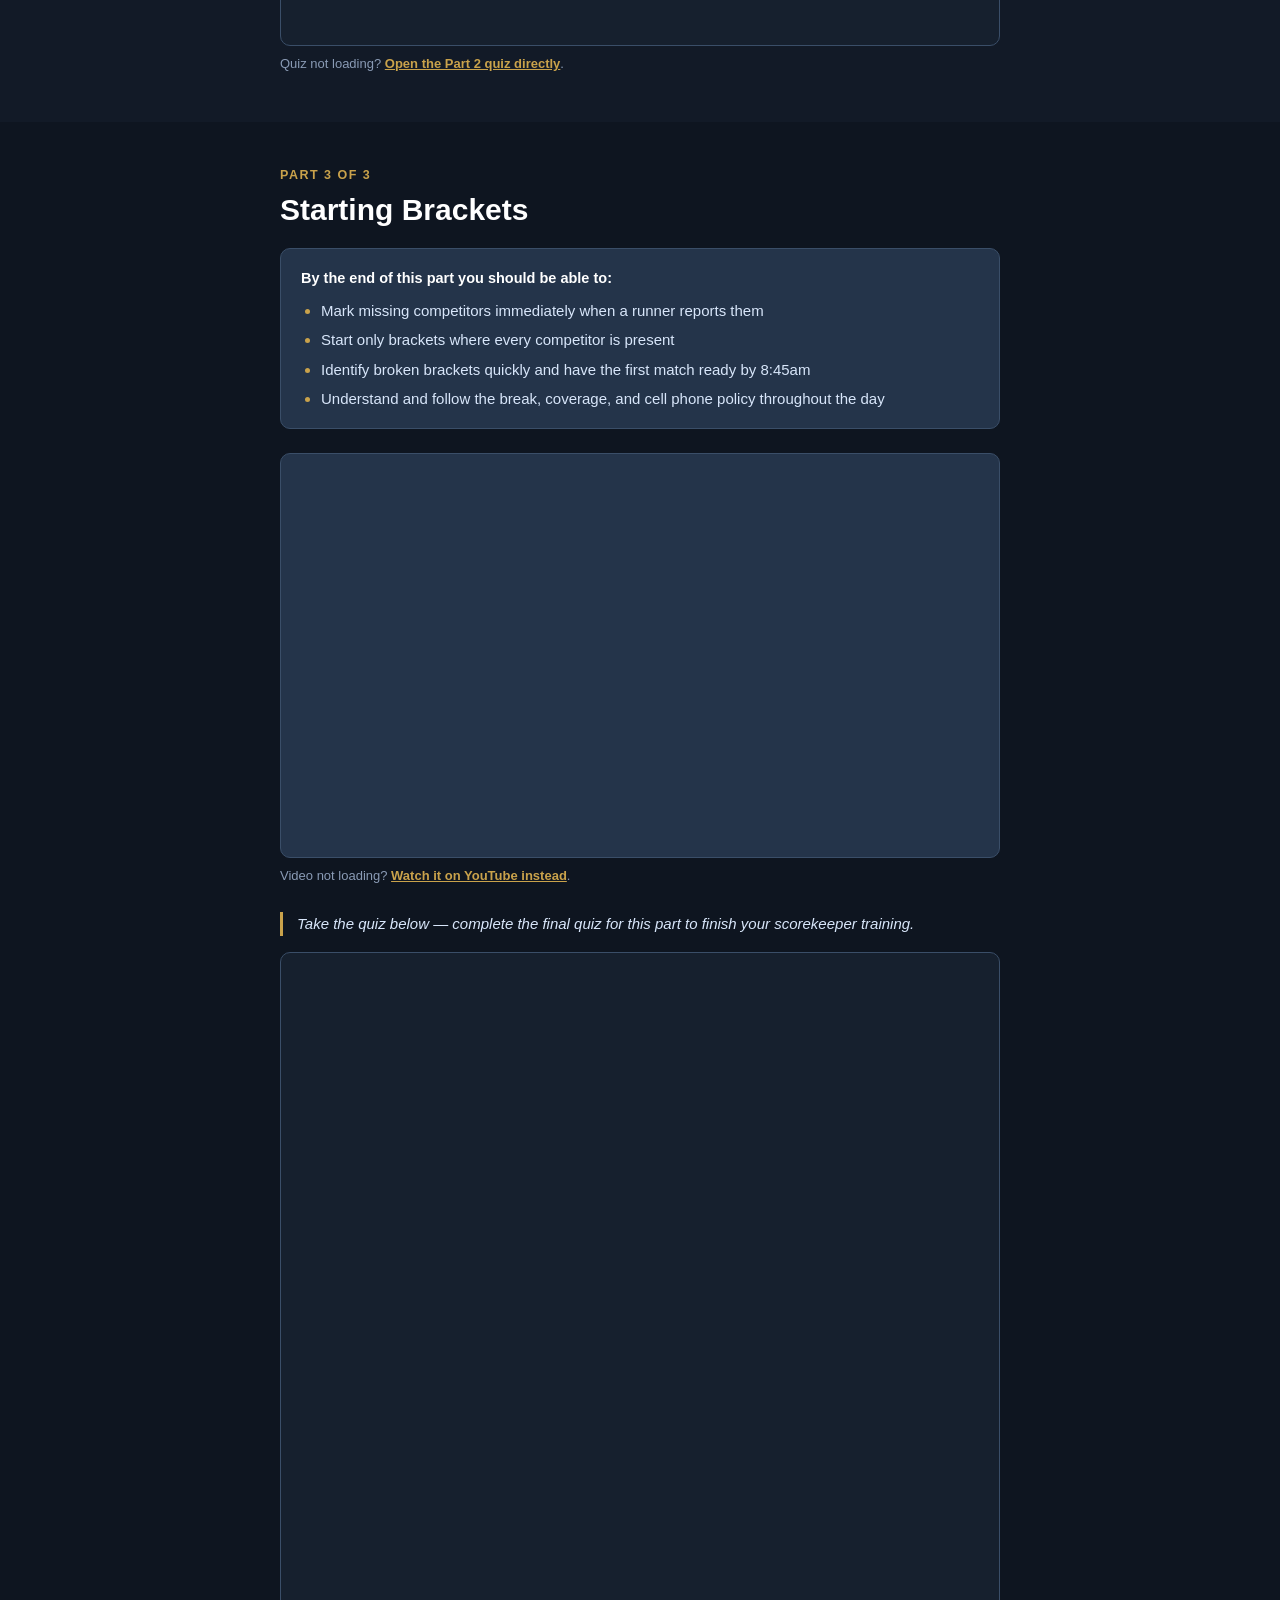
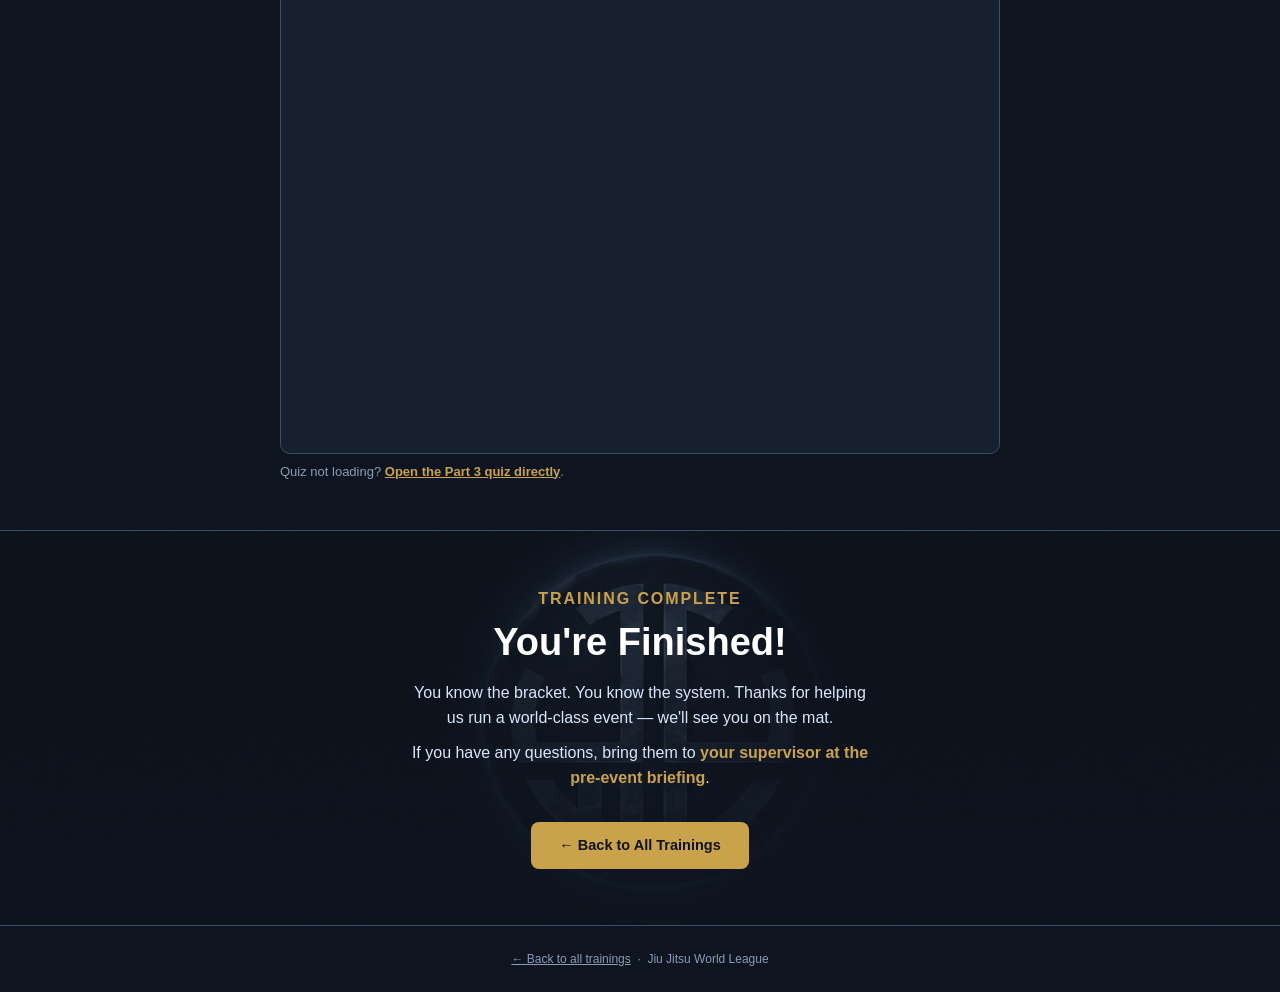
<file: scorekeepers.html>
<!DOCTYPE html>
<html lang="en">
<head>
<meta charset="UTF-8">
<meta name="viewport" content="width=device-width, initial-scale=1.0">
<title>Scorekeeper Training — JJWL</title>
<meta name="robots" content="noindex, nofollow">
<link rel="icon" href="assets/img/logo.png">
<link rel="stylesheet" href="assets/css/style.css">

<!--
  ============================================================
  BEFORE PUBLISHING — 6 things to paste in (search for "PASTE"):
  1. YOUTUBE_ID_1 / 2 / 3  — the ID from each YouTube video URL
     (youtube.com/watch?v=THIS_PART)
  2. FORM_ID_1 / 2 / 3     — from each Google Form's share link
     Form > Send > Link icon copies something like:
     https://docs.google.com/forms/d/e/1FAIpQLSxxxxxxx/viewform
     The long string after /d/e/ and before /viewform is the ID.
  ============================================================
-->
</head>
<body>

<!-- ============ STICKY PROGRESS TRACKER ============ -->
<nav class="tracker" aria-label="Training progress">
  <div class="tracker-inner">
    <a href="#section-1" class="tracker-step" data-step="1">
      <span class="tracker-dot">1</span>
      <span class="tracker-label">Paper Bracket</span>
    </a>
    <span class="tracker-line" data-line="1"></span>
    <a href="#section-2" class="tracker-step" data-step="2">
      <span class="tracker-dot">2</span>
      <span class="tracker-label">Running the System</span>
    </a>
    <span class="tracker-line" data-line="2"></span>
    <a href="#section-3" class="tracker-step" data-step="3">
      <span class="tracker-dot">3</span>
      <span class="tracker-label">Starting Brackets</span>
    </a>
  </div>
</nav>

<div class="masthead" role="img" aria-label="Jiu Jitsu World League"></div>

<!-- ============ HERO ============ -->
<header class="hero">
  <div class="wrap">
    <p class="eyebrow">Jiu Jitsu World League · Scorekeeping Operations</p>
    <h1>Scorekeeper Training</h1>
    <p>You run the brackets on the computer and manage the clock — you're the engine of the mat. Three short parts, each with a quiz you need to pass before moving on.</p>
    <div class="how">
      <strong>How this works:</strong> Video → short quiz → next part. Once you pass each quiz, you'll move to the next video. If anything won't load, use the "open directly" link under it.
    </div>
  </div>
</header>

<!-- ============ SECTION 1 ============ -->
<section class="section" id="section-1">
  <div class="wrap">
    <p class="eyebrow">Part 1 of 3</p>
    <h2>The Paper Bracket</h2>

    <div class="objectives">
      <p>By the end of this part you should be able to:</p>
      <ul>
        <li>Read the division, mat number, and time on a paper bracket</li>
        <li>Match each paper bracket to the system every hour</li>
        <li>Visually identify the difference between a ready, resting, and not checked in competitor</li>
        <li>Fill out a completed bracket correctly, including 1st–3rd place names</li>
      </ul>
    </div>

    <div class="media">
      <iframe
        src="https://www.youtube.com/embed/PASTE_YOUTUBE_ID_1"
        title="JJWL Scorekeeper Training — Part 1: The Paper Bracket"
        loading="lazy"
        allow="accelerometer; autoplay; clipboard-write; encrypted-media; gyroscope; picture-in-picture"
        allowfullscreen>
      </iframe>
    </div>
    <p class="fallback">Video not loading? <a href="https://youtu.be/PASTE_YOUTUBE_ID_1" target="_blank" rel="noopener">Watch it on YouTube instead</a>.</p>

    <p class="prompt">Watch the video above, then take the Part 1 quiz below. Once you pass, continue to the Part 2 video: Running the System.</p>

    <div class="quiz-wrap">
      <iframe
        src="https://docs.google.com/forms/d/e/1FAIpQLScphXEz-7az8bRgVwJ5wZS1wYcixfAhQNswKgA_yh0CKc4YvQ/viewform?embedded=true"
        title="JJWL Scorekeeper Training — Part 1 quiz"
        loading="lazy">
        Loading…
      </iframe>
    </div>
    <p class="fallback">Quiz not loading? <a href="https://docs.google.com/forms/d/e/1FAIpQLScphXEz-7az8bRgVwJ5wZS1wYcixfAhQNswKgA_yh0CKc4YvQ/viewform" target="_blank" rel="noopener">Open the Part 1 quiz directly</a>.</p>
  </div>
</section>

<!-- ============ SECTION 2 ============ -->
<section class="section tint" id="section-2">
  <div class="wrap">
    <p class="eyebrow">Part 2 of 3</p>
    <h2>Running the System</h2>

    <div class="objectives">
      <p>By the end of this part you should be able to:</p>
      <ul>
        <li>Open the mat and confirm each competitor is present before starting their bracket</li>
        <li>Trust the computer screen over the TV when selecting fight sides</li>
        <li>Read referee hand signals for points, submissions, penalties, and DQs</li>
        <li>Select the winner, choose the correct victory type, and record results on the paper bracket</li>
      </ul>
    </div>

    <div class="media">
      <iframe
        src="https://www.youtube.com/embed/PASTE_YOUTUBE_ID_2"
        title="JJWL Scorekeeper Training — Part 2: Running the System"
        loading="lazy"
        allow="accelerometer; autoplay; clipboard-write; encrypted-media; gyroscope; picture-in-picture"
        allowfullscreen>
      </iframe>
    </div>
    <p class="fallback">Video not loading? <a href="https://youtu.be/PASTE_YOUTUBE_ID_2" target="_blank" rel="noopener">Watch it on YouTube instead</a>.</p>

    <p class="prompt">Watch the video above, then take the Part 2 quiz below. Once you pass, continue to the Part 3 video: Starting Brackets.</p>

    <div class="quiz-wrap">
      <iframe
        src="https://docs.google.com/forms/d/e/1FAIpQLScbDJrgN09d_YeerZFN0enaJiEoLDQobNbJEWki9bblQP-Ukg/viewform?embedded=true"
        title="JJWL Scorekeeper Training — Part 2 quiz"
        loading="lazy">
        Loading…
      </iframe>
    </div>
    <p class="fallback">Quiz not loading? <a href="https://docs.google.com/forms/d/e/1FAIpQLScbDJrgN09d_YeerZFN0enaJiEoLDQobNbJEWki9bblQP-Ukg/viewform" target="_blank" rel="noopener">Open the Part 2 quiz directly</a>.</p>
  </div>
</section>

<!-- ============ SECTION 3 ============ -->
<section class="section" id="section-3">
  <div class="wrap">
    <p class="eyebrow">Part 3 of 3</p>
    <h2>Starting Brackets</h2>

    <div class="objectives">
      <p>By the end of this part you should be able to:</p>
      <ul>
        <li>Mark missing competitors immediately when a runner reports them</li>
        <li>Start only brackets where every competitor is present</li>
        <li>Identify broken brackets quickly and have the first match ready by 8:45am</li>
        <li>Understand and follow the break, coverage, and cell phone policy throughout the day</li>
      </ul>
    </div>

    <div class="media">
      <iframe
        src="https://www.youtube.com/embed/PASTE_YOUTUBE_ID_3"
        title="JJWL Scorekeeper Training — Part 3: Starting Brackets"
        loading="lazy"
        allow="accelerometer; autoplay; clipboard-write; encrypted-media; gyroscope; picture-in-picture"
        allowfullscreen>
      </iframe>
    </div>
    <p class="fallback">Video not loading? <a href="https://youtu.be/PASTE_YOUTUBE_ID_3" target="_blank" rel="noopener">Watch it on YouTube instead</a>.</p>

    <p class="prompt">Take the quiz below — complete the final quiz for this part to finish your scorekeeper training.</p>

    <div class="quiz-wrap">
      <iframe
        src="https://docs.google.com/forms/d/e/1FAIpQLSf-6jEPITBqRUZyxc_sQ9w_DRKUOsCJPGDiGGJ5Q7mbP9QOqw/viewform?embedded=true"
        title="JJWL Scorekeeper Training — Part 3 quiz"
        loading="lazy">
        Loading…
      </iframe>
    </div>
    <p class="fallback">Quiz not loading? <a href="https://docs.google.com/forms/d/e/1FAIpQLSf-6jEPITBqRUZyxc_sQ9w_DRKUOsCJPGDiGGJ5Q7mbP9QOqw/viewform" target="_blank" rel="noopener">Open the Part 3 quiz directly</a>.</p>
  </div>
</section>

<!-- ============ CLOSING BANNER ============ -->
<section class="closing" id="finished">
  <p class="eyebrow">Training complete</p>
  <h2>You're Finished!</h2>
  <p>You know the bracket. You know the system. Thanks for helping us run a world-class event — we'll see you on the mat.</p>
  <p>If you have any questions, bring them to <span class="contact">your supervisor at the pre-event briefing</span>.</p>
  <a class="back-btn" href="index.html">← Back to All Trainings</a>
</section>

<footer>
  <a href="index.html">← Back to all trainings</a> &nbsp;·&nbsp; Jiu Jitsu World League
</footer>

<script>
  // Scroll-spy: highlights the current section in the sticky tracker
  (function(){
    var steps = document.querySelectorAll('.tracker-step');
    var lines = document.querySelectorAll('.tracker-line');
    var sections = ['section-1', 'section-2', 'section-3'].map(function(id){
      return document.getElementById(id);
    });

    function setActive(index){
      steps.forEach(function(step, i){
        step.classList.toggle('active', i === index);
        step.classList.toggle('done', i < index);
      });
      lines.forEach(function(line, i){
        line.classList.toggle('done', i < index);
      });
    }

    if ('IntersectionObserver' in window){
      var observer = new IntersectionObserver(function(entries){
        entries.forEach(function(entry){
          if (entry.isIntersecting){
            var idx = sections.indexOf(entry.target);
            if (idx !== -1) setActive(idx);
          }
        });
      }, { rootMargin: '-40% 0px -55% 0px' });

      sections.forEach(function(sec){
        if (sec) observer.observe(sec);
      });
    }
  })();
</script>

</body>
</html>
</file>
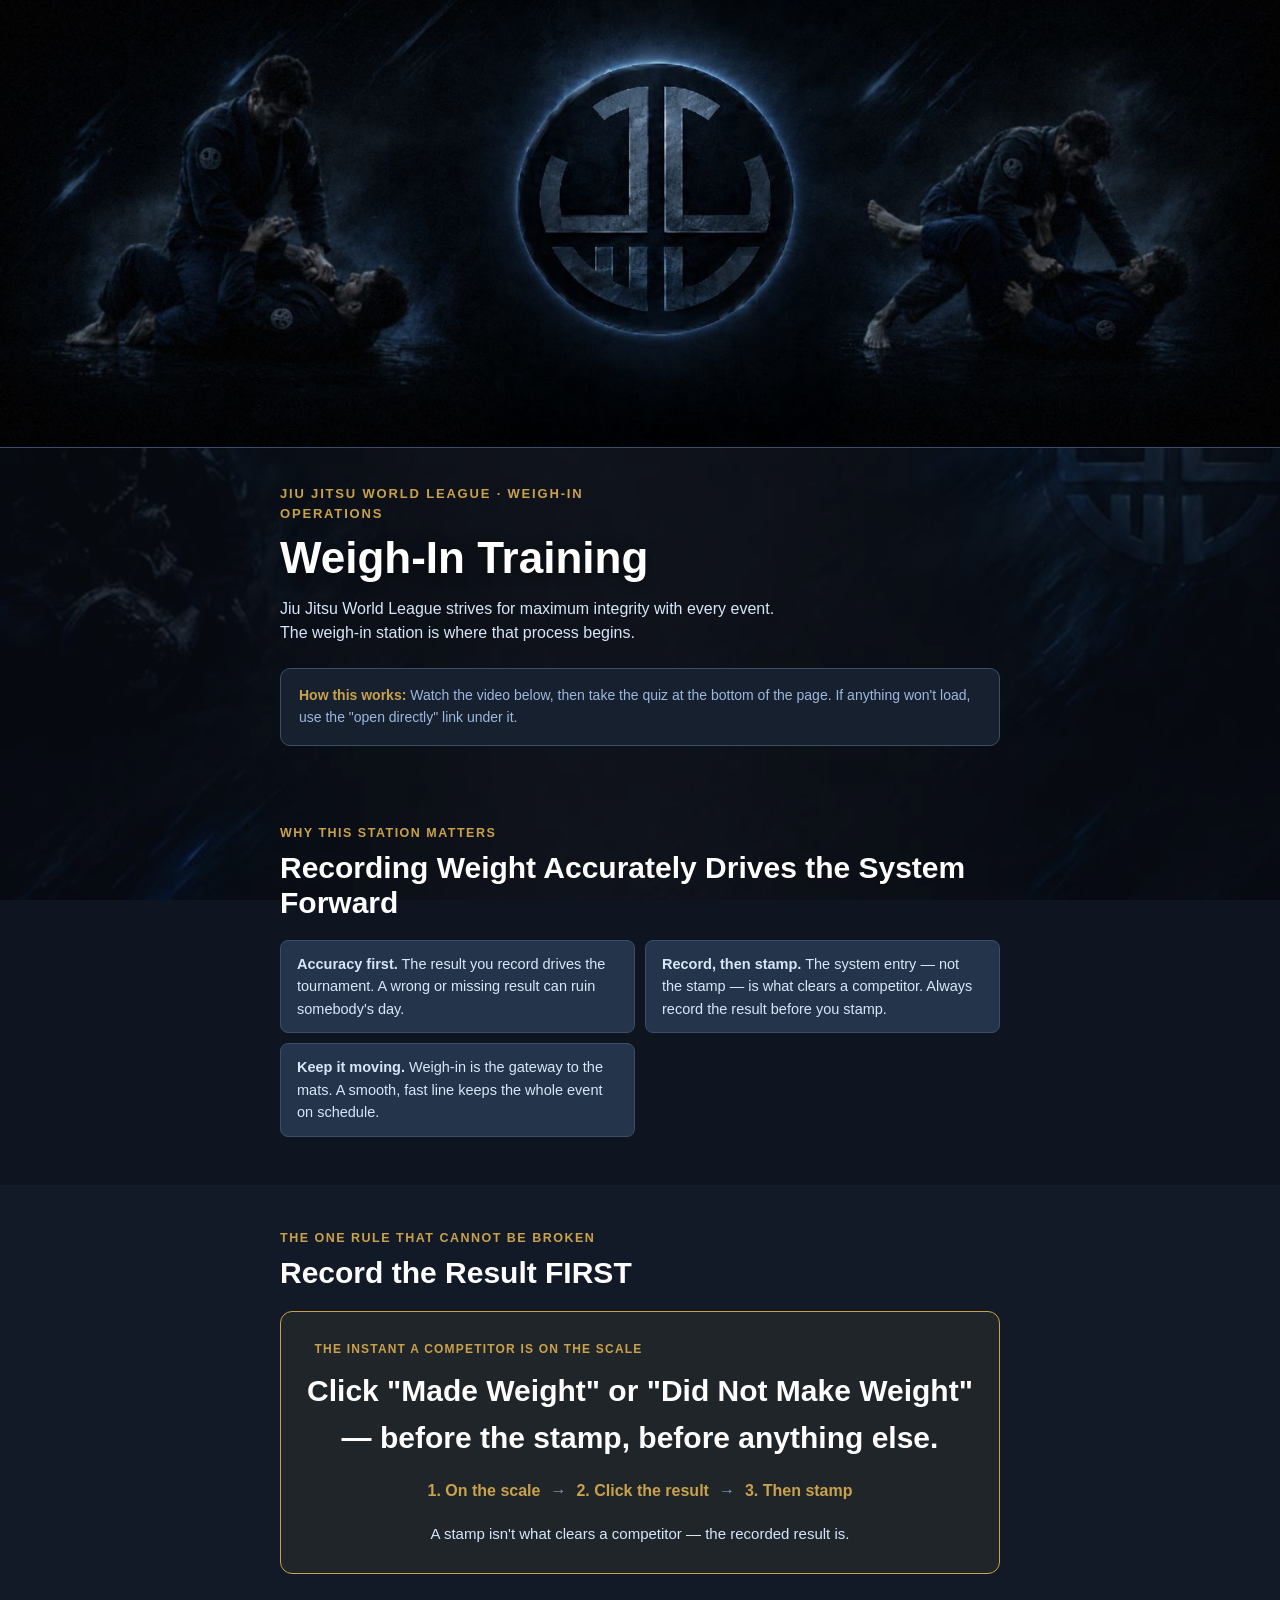
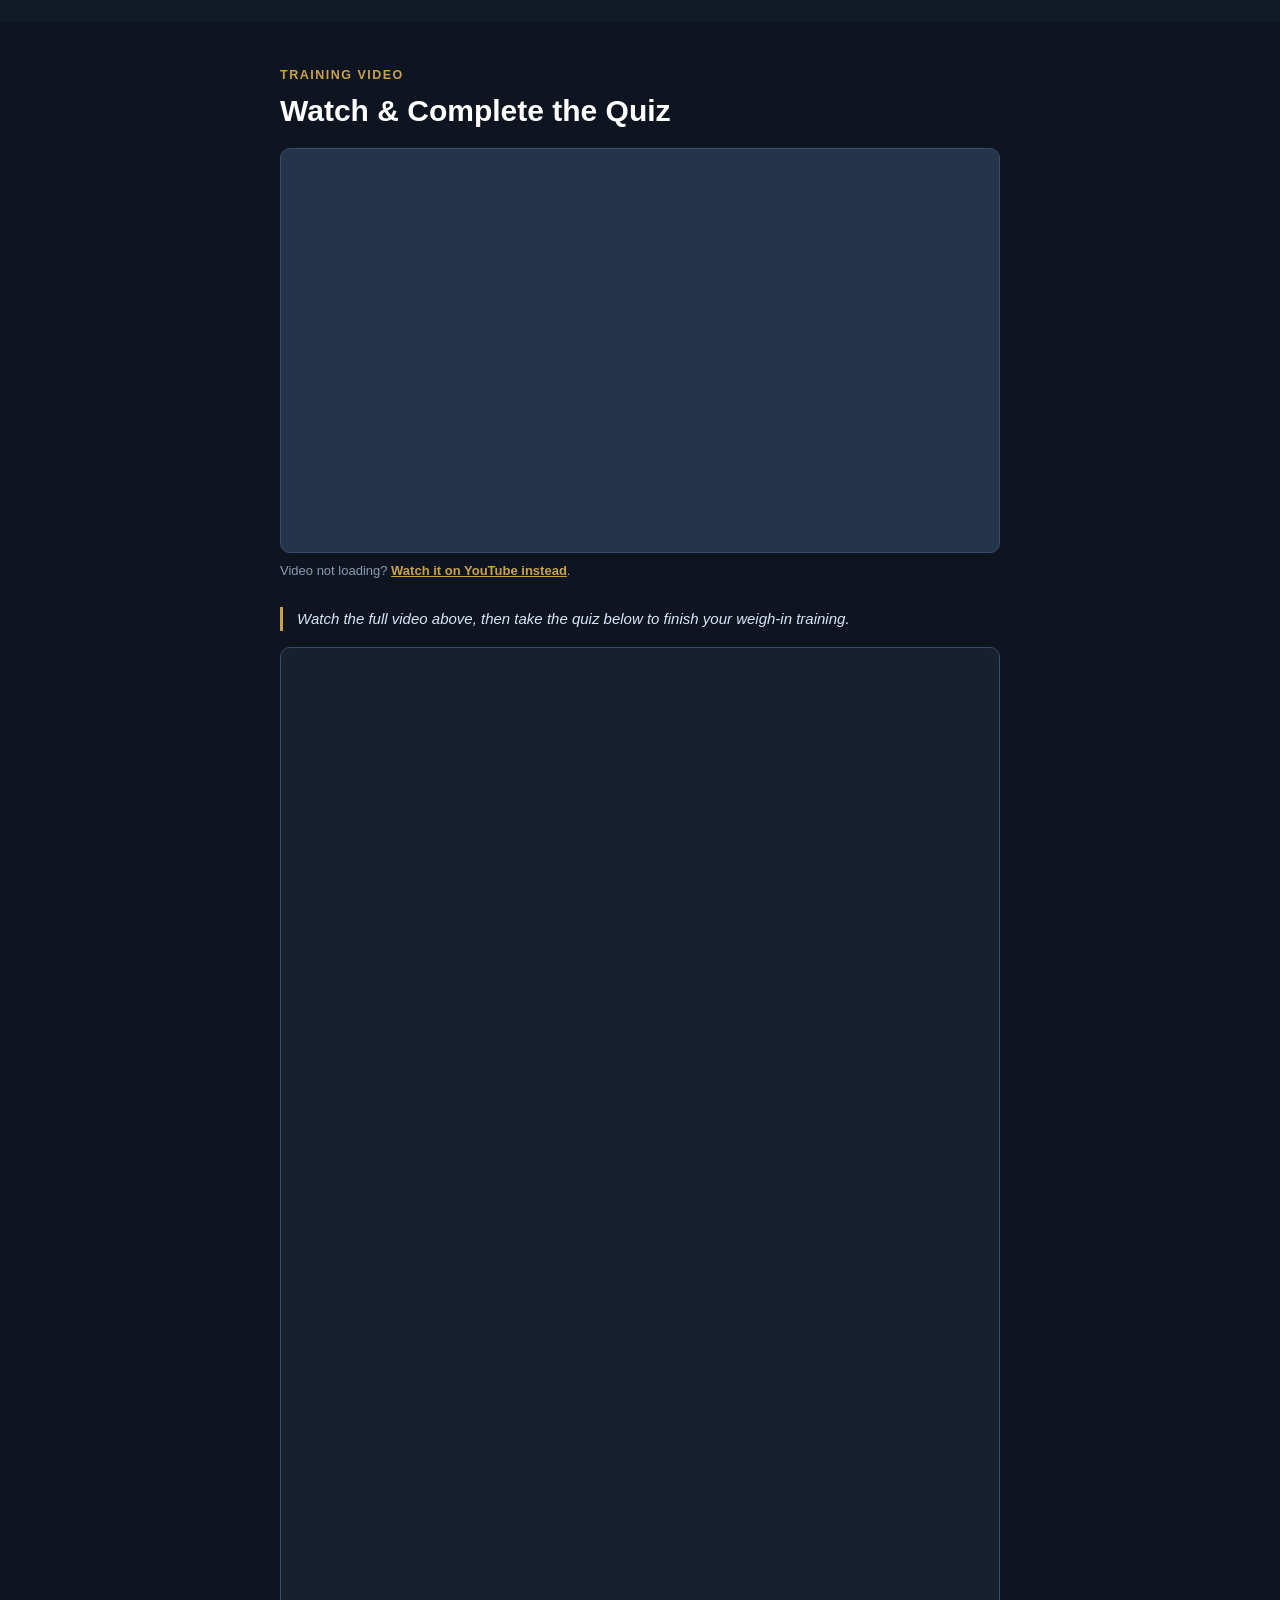
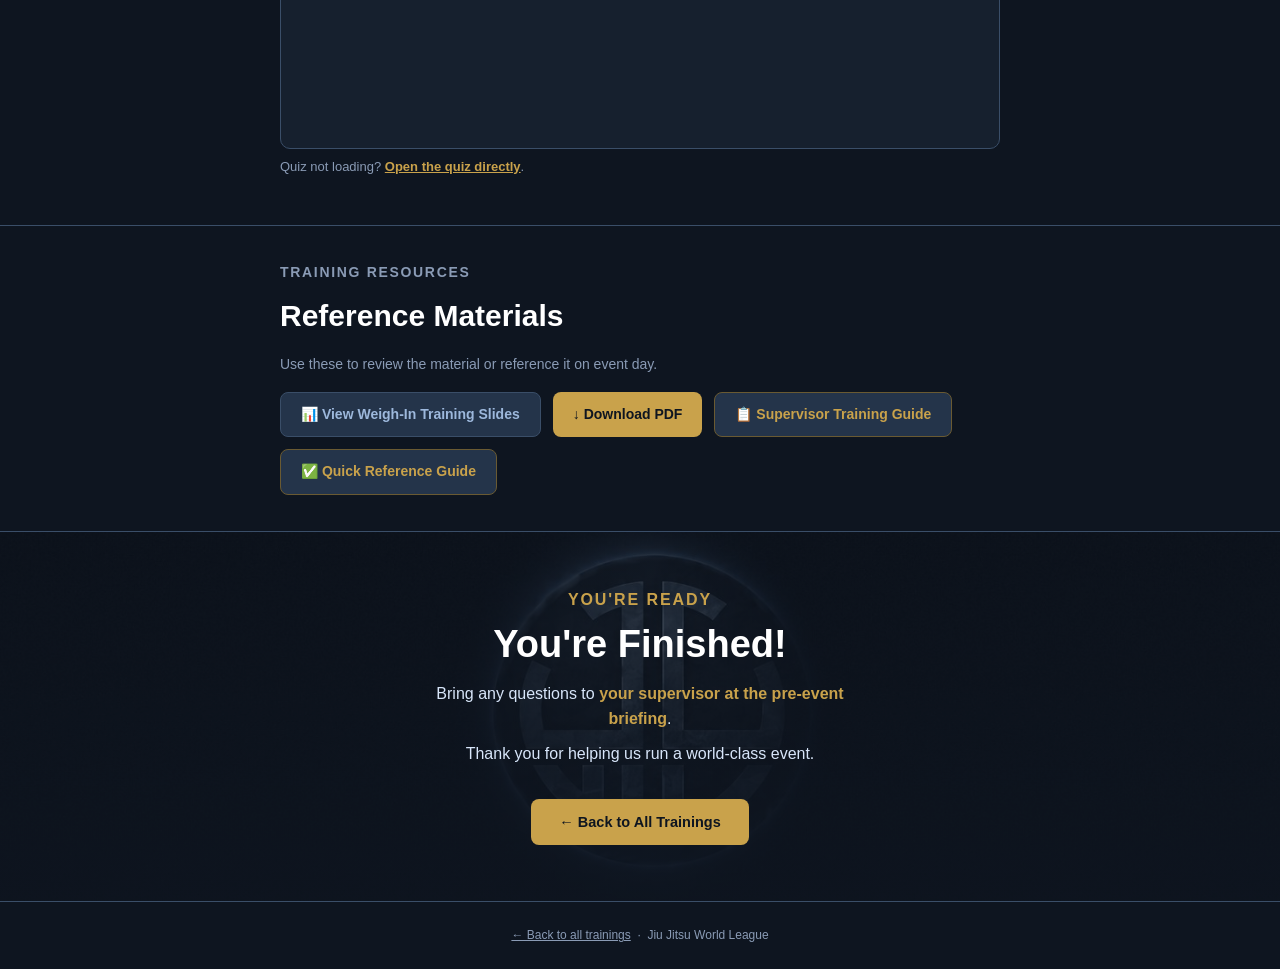
<file: weighin.html>
<!DOCTYPE html>
<html lang="en">
<head>
<meta charset="UTF-8">
<meta name="viewport" content="width=device-width, initial-scale=1.0">
<title>Weigh-In Training — JJWL</title>
<meta name="robots" content="noindex, nofollow">
<link rel="icon" href="assets/img/logo.png">
<link rel="stylesheet" href="assets/css/style.css">

<!--
  ============================================================
  BEFORE PUBLISHING — 2 things to paste in (search for "PASTE"):
  1. aevR_Gigvlg   — the ID from the YouTube video URL
  2. PASTE_FORM_ID       — from the Google Form's share link
     (the string after /d/e/ and before /viewform)

  One video, one quiz — no sticky part-tracker on this page.
  ============================================================
-->
</head>
<body>

<div class="masthead" role="img" aria-label="Jiu Jitsu World League"></div>

<!-- ============ HERO ============ -->
<header class="hero">
  <div class="wrap">
    <p class="eyebrow">Jiu Jitsu World League · Weigh-In Operations</p>
    <h1>Weigh-In Training</h1>
    <p>Jiu Jitsu World League strives for maximum integrity with every event. The weigh-in station is where that process begins.</p>
    <div class="how">
      <strong>How this works:</strong> Watch the video below, then take the quiz at the bottom of the page. If anything won't load, use the "open directly" link under it.
    </div>
  </div>
</header>

<!-- ============ WHY THIS MATTERS ============ -->
<section class="section" id="why">
  <div class="wrap">
    <p class="eyebrow">Why This Station Matters</p>
    <h2>Recording Weight Accurately Drives the System Forward</h2>

    <ul class="resp-list">
      <li><strong>Accuracy first.</strong> The result you record drives the tournament. A wrong or missing result can ruin somebody's day.</li>
      <li><strong>Record, then stamp.</strong> The system entry — not the stamp — is what clears a competitor. Always record the result before you stamp.</li>
      <li><strong>Keep it moving.</strong> Weigh-in is the gateway to the mats. A smooth, fast line keeps the whole event on schedule.</li>
    </ul>
  </div>
</section>

<!-- ============ THE ONE RULE ============ -->
<section class="section tint" id="rule">
  <div class="wrap">
    <p class="eyebrow">The One Rule That Cannot Be Broken</p>
    <h2>Record the Result FIRST</h2>

    <div class="rule-callout">
      <p class="rule-eyebrow">The instant a competitor is on the scale</p>
      <h3>Click "Made Weight" or "Did Not Make Weight" — before the stamp, before anything else.</h3>
      <div class="rule-steps">
        <span>1. On the scale</span>
        <span class="arrow">→</span>
        <span>2. Click the result</span>
        <span class="arrow">→</span>
        <span>3. Then stamp</span>
      </div>
      <p>A stamp isn't what clears a competitor — the recorded result is.</p>
    </div>
  </div>
</section>

<!-- ============ VIDEO + QUIZ ============ -->
<section class="section" id="training">
  <div class="wrap">
    <p class="eyebrow">Training Video</p>
    <h2>Watch &amp; Complete the Quiz</h2>

    <div class="media">
      <iframe
        src="https://www.youtube.com/embed/aevR_Gigvlg"
        title="JJWL Weigh-In Training"
        loading="lazy"
        allow="accelerometer; autoplay; clipboard-write; encrypted-media; gyroscope; picture-in-picture"
        allowfullscreen>
      </iframe>
    </div>
    <p class="fallback">Video not loading? <a href="https://youtu.be/aevR_Gigvlg" target="_blank" rel="noopener">Watch it on YouTube instead</a>.</p>

    <p class="prompt">Watch the full video above, then take the quiz below to finish your weigh-in training.</p>

    <div class="quiz-wrap">
      <iframe
        src="https://docs.google.com/forms/d/e/1FAIpQLSej2DPSHp-n_7NFMpf7WBrOhYbhnk2QtnH-G4TtmXuMUDzeAg/viewform?embedded=true"
        title="JJWL Weigh-In Training quiz"
        loading="lazy">
        Loading…
      </iframe>
    </div>
    <p class="fallback">Quiz not loading? <a href="https://docs.google.com/forms/d/e/1FAIpQLSej2DPSHp-n_7NFMpf7WBrOhYbhnk2QtnH-G4TtmXuMUDzeAg/viewform" target="_blank" rel="noopener">Open the quiz directly</a>.</p>
  </div>
</section>

<!-- ============ RESOURCES ============ -->
<section class="resources">
  <div class="wrap">
    <p class="eyebrow">Training Resources</p>
    <h2>Reference Materials</h2>
    <p>Use these to review the material or reference it on event day.</p>
    <div class="resource-links">
      <a class="resource-btn slides"
         href="https://docs.google.com/presentation/d/1Cpp0l7Y1Lhhssn3Y92JXzwIJ7P3AJK6h/edit?usp=sharing&ouid=118189400253342565702&rtpof=true&sd=true"
         target="_blank" rel="noopener">
        📊 View Weigh-In Training Slides
      </a>
      <a class="resource-btn pdf"
         href="https://drive.google.com/file/d/1vqeqvgYEbBY0QGyv5_gzPJIZo8-2WovP/view?usp=sharing"
         target="_blank" rel="noopener">
        ↓ Download PDF
      </a>
      <a class="resource-btn doc"
         href="https://docs.google.com/document/d/1Rr3csJpLBpIKNObfEPHsxkFPgrOqtcrg/edit?usp=sharing&ouid=118189400253342565702&rtpof=true&sd=true"
         target="_blank" rel="noopener">
        📋 Supervisor Training Guide
      </a>
      <a class="resource-btn doc"
         href="https://docs.google.com/document/d/1CYHGGWlQlYiWUlEk7V4Mrb1IVNgDCcyQ/edit?usp=sharing&ouid=118189400253342565702&rtpof=true&sd=true"
         target="_blank" rel="noopener">
        ✅ Quick Reference Guide
      </a>
    </div>
  </div>
</section>

<!-- ============ CLOSING BANNER ============ -->
<section class="closing" id="finished">
  <p class="eyebrow">You're Ready</p>
  <h2>You're Finished!</h2>
  <p>Bring any questions to <span class="contact">your supervisor at the pre-event briefing</span>.</p>
  <p>Thank you for helping us run a world-class event.</p>
  <a class="back-btn" href="index.html">← Back to All Trainings</a>
</section>

<footer>
  <a href="index.html">← Back to all trainings</a> &nbsp;·&nbsp; Jiu Jitsu World League
</footer>

</body>
</html>
</file>
<file: assets/css/style.css>
/* ============================================================
   JJWL TRAINING — SHARED STYLESHEET
   Palette pulled directly from Runners_Training_Final_Final.pptx
   Update colors/fonts here once; every page picks it up.
   ============================================================ */

:root{
  --bg-deepest: #0E1520;
  --bg-panel:   #16202E;
  --bg-panel2:  #24344A;
  --line:       #3A4E68;

  --gold:       #C9A24B;
  --gold-dim:   #6A5A32;

  --text-ice:    #D8E6FA;
  --text-steel:  #9DB8DC;
  --text-steel2: #8A9BB5;
  --white:       #FFFFFF;

  --success: #6FC5A0;
  --danger:  #E06B6B;

  --max: 760px;
  --font: -apple-system, BlinkMacSystemFont, "Segoe UI", Arial, Helvetica, sans-serif;
}

*{ box-sizing: border-box; }
html{ scroll-behavior: smooth; }
@media (prefers-reduced-motion: reduce){
  html{ scroll-behavior: auto; }
  *{ animation: none !important; transition: none !important; }
}

body{
  margin: 0;
  font-family: var(--font);
  color: var(--text-steel);
  background: var(--bg-deepest);
  line-height: 1.55;
}

/* atmospheric fixed texture behind everything */
body::before{
  content: "";
  position: fixed;
  inset: 0;
  background-image: url("../img/bg-texture.jpg");
  background-size: cover;
  background-position: center;
  background-attachment: fixed;
  opacity: 0.55;
  z-index: -1;
}

a{ color: var(--gold); }
a:focus-visible, button:focus-visible{
  outline: 3px solid var(--gold);
  outline-offset: 2px;
}

img, iframe{ max-width: 100%; }

.wrap{
  max-width: var(--max);
  margin: 0 auto;
  padding: 0 20px;
}

/* ---------- sticky progress tracker ---------- */
.tracker{
  position: sticky;
  top: 0;
  z-index: 50;
  background: rgba(14, 21, 32, 0.94);
  backdrop-filter: blur(6px);
  border-bottom: 1px solid var(--line);
  padding: 10px 16px;
  display: flex;
  align-items: center;
  justify-content: center;
  gap: 6px;
}
.tracker-inner{
  display: flex;
  align-items: center;
  gap: 6px;
  max-width: var(--max);
  width: 100%;
}
.tracker-step{
  flex: 1;
  display: flex;
  align-items: center;
  gap: 6px;
  text-decoration: none;
}
.tracker-dot{
  width: 22px;
  height: 22px;
  min-width: 22px;
  border-radius: 50%;
  background: var(--bg-panel2);
  border: 2px solid var(--line);
  display: flex;
  align-items: center;
  justify-content: center;
  font-size: 11px;
  font-weight: 700;
  color: var(--text-steel2);
}
.tracker-step.active .tracker-dot,
.tracker-step.done .tracker-dot{
  background: var(--gold);
  border-color: var(--gold);
  color: var(--bg-deepest);
}
.tracker-label{
  font-size: 11px;
  font-weight: 700;
  letter-spacing: 0.06em;
  color: var(--text-steel2);
  text-transform: uppercase;
  display: none;
}
.tracker-step.active .tracker-label{ color: var(--white); }
.tracker-line{
  flex: 1;
  height: 2px;
  background: var(--line);
  min-width: 12px;
}
.tracker-line.done{ background: var(--gold); }

@media (min-width: 560px){
  .tracker-label{ display: inline; }
}

/* ---------- masthead / banner ---------- */
.masthead{
  width: 100%;
  aspect-ratio: 1600 / 560;
  background-image: url("../img/banner.jpg");
  background-size: cover;
  background-position: center;
  border-bottom: 1px solid var(--line);
}

/* ---------- hero ---------- */
.hero{
  padding: 36px 20px 34px;
}
.hero .eyebrow{
  color: var(--gold);
  font-size: 13px;
  font-weight: 700;
  letter-spacing: 0.14em;
  text-transform: uppercase;
  margin: 0 0 10px;
}
.hero h1{
  color: var(--white);
  font-size: clamp(30px, 6vw, 44px);
  font-weight: 800;
  line-height: 1.1;
  margin: 0 0 14px;
  text-shadow: 0 2px 12px rgba(0,0,0,0.5);
}
.hero p{
  color: var(--text-ice);
  font-size: 16px;
  max-width: 56ch;
  margin: 0 0 8px;
}
.hero .how{
  margin-top: 22px;
  padding: 16px 18px;
  background: var(--bg-panel);
  border: 1px solid var(--line);
  border-radius: 10px;
  color: var(--text-steel);
  font-size: 14px;
}
.hero .how strong{ color: var(--gold); }

/* ---------- section ---------- */
.section{ padding: 44px 20px 48px; }
.section.tint{ background: rgba(22, 32, 46, 0.55); }

.eyebrow{
  color: var(--gold);
  font-weight: 800;
  letter-spacing: 0.12em;
  text-transform: uppercase;
  font-size: 12.5px;
  margin: 0 0 8px;
}
h2{
  color: var(--white);
  font-size: clamp(24px, 4.5vw, 30px);
  font-weight: 800;
  margin: 0 0 20px;
  line-height: 1.15;
}

.objectives{
  background: var(--bg-panel2);
  border: 1px solid var(--line);
  border-radius: 10px;
  padding: 18px 20px;
  margin: 0 0 24px;
}
.objectives p{
  margin: 0 0 10px;
  font-weight: 700;
  color: var(--white);
  font-size: 14.5px;
}
.objectives ul{
  margin: 0;
  padding-left: 20px;
}
.objectives li{
  margin-bottom: 6px;
  font-size: 15px;
  color: var(--text-ice);
}
.objectives li::marker{ color: var(--gold); }
.objectives li:last-child{ margin-bottom: 0; }

/* ---------- media embeds ---------- */
.media{
  position: relative;
  width: 100%;
  aspect-ratio: 16 / 9;
  background: var(--bg-panel2);
  border: 1px solid var(--line);
  border-radius: 10px;
  overflow: hidden;
}
.media iframe{
  position: absolute;
  inset: 0;
  width: 100%;
  height: 100%;
  border: 0;
}
.fallback{
  font-size: 13px;
  color: var(--text-steel2);
  margin: 8px 0 0;
}
.fallback a{ font-weight: 700; }

.prompt{
  margin: 26px 0 16px;
  font-style: italic;
  color: var(--text-ice);
  font-size: 15px;
  padding-left: 14px;
  border-left: 3px solid var(--gold);
}

.quiz-wrap{
  border: 1px solid var(--line);
  border-radius: 10px;
  overflow: hidden;
  background: var(--bg-panel);
}
.quiz-wrap iframe{
  display: block;
  width: 100%;
  height: 1100px;
  border: 0;
}

/* ---------- closing banner ---------- */
.closing{
  padding: 56px 20px;
  text-align: center;
  background-image: linear-gradient(180deg, rgba(14,21,32,0.72), rgba(14,21,32,0.9)), url("../img/closing-bg.jpg");
  background-size: cover, cover;
  background-position: center, center;
  border-top: 1px solid var(--line);
}
.closing .eyebrow{ color: var(--gold); }
.closing h2{
  color: var(--white);
  font-size: clamp(28px, 6vw, 38px);
  margin: 4px 0 16px;
}
.closing p{
  color: var(--text-ice);
  max-width: 52ch;
  margin: 0 auto 10px;
  font-size: 16px;
}
.closing .contact{
  color: var(--gold);
  font-weight: 700;
}
.closing .back-btn{
  display: inline-block;
  margin-top: 22px;
  padding: 12px 28px;
  background: var(--gold);
  color: var(--bg-deepest);
  font-weight: 800;
  font-size: 14.5px;
  text-decoration: none;
  border-radius: 8px;
  transition: transform 0.15s ease, opacity 0.15s ease;
}
.closing .back-btn:hover{
  transform: translateY(-1px);
  opacity: 0.92;
}

footer{
  padding: 24px 20px;
  text-align: center;
  font-size: 12px;
  color: var(--text-steel2);
  border-top: 1px solid var(--line);
}
footer a{ color: var(--text-steel2); }

/* ---------- step grid (numbered process overview) ---------- */
.step-grid{
  display: grid;
  grid-template-columns: repeat(2, 1fr);
  gap: 14px;
}
@media (min-width: 620px){
  .step-grid{ grid-template-columns: repeat(5, 1fr); }
  .step-grid.cols-4{ grid-template-columns: repeat(4, 1fr); }
}

/* ---------- two-panel compare (allowed / not allowed) ---------- */
.compare-grid{
  display: grid;
  grid-template-columns: 1fr;
  gap: 14px;
}
@media (min-width: 620px){
  .compare-grid{ grid-template-columns: 1fr 1fr; }
}
.compare-panel{
  border-radius: 10px;
  padding: 18px 20px;
  border: 1px solid var(--line);
}
.compare-panel.good{ background: rgba(111, 197, 160, 0.08); border-color: rgba(111, 197, 160, 0.35); }
.compare-panel.bad{ background: rgba(224, 107, 107, 0.08); border-color: rgba(224, 107, 107, 0.35); }
.compare-panel p{
  margin: 0 0 10px;
  font-weight: 800;
  font-size: 13px;
  letter-spacing: 0.06em;
  text-transform: uppercase;
}
.compare-panel.good p{ color: var(--success); }
.compare-panel.bad p{ color: var(--danger); }
.compare-panel ul{
  margin: 0;
  padding-left: 20px;
}
.compare-panel li{
  color: var(--text-ice);
  font-size: 15px;
  margin-bottom: 6px;
}
.step-item{
  display: flex;
  flex-direction: column;
  align-items: center;
  text-align: center;
  gap: 8px;
}
.step-num{
  width: 44px;
  height: 44px;
  border-radius: 50%;
  background: var(--bg-panel2);
  border: 1px solid var(--line);
  color: var(--gold);
  font-weight: 800;
  font-size: 17px;
  display: flex;
  align-items: center;
  justify-content: center;
}
.step-label{
  font-size: 13px;
  color: var(--text-steel);
  line-height: 1.25;
}

/* ---------- responsibilities list ---------- */
.resp-list{
  display: grid;
  grid-template-columns: 1fr;
  gap: 10px;
  list-style: none;
  margin: 0;
  padding: 0;
}
@media (min-width: 620px){
  .resp-list{ grid-template-columns: 1fr 1fr; }
}
.resp-list li{
  background: var(--bg-panel2);
  border: 1px solid var(--line);
  border-radius: 8px;
  padding: 12px 16px;
  font-size: 14.5px;
  color: var(--text-ice);
}

/* ---------- resource bar ---------- */
.resources{
  padding: 36px 20px;
  border-top: 1px solid var(--line);
}
.resources .wrap > p{
  color: var(--text-steel2);
  font-size: 14px;
  margin: 0 0 16px;
}
.resource-links{
  display: flex;
  flex-wrap: wrap;
  gap: 12px;
}
.resource-btn{
  display: inline-flex;
  align-items: center;
  gap: 8px;
  padding: 11px 20px;
  border-radius: 8px;
  font-size: 14px;
  font-weight: 700;
  text-decoration: none;
  transition: transform 0.15s ease, opacity 0.15s ease;
}
.resource-btn:hover{ transform: translateY(-1px); opacity: 0.88; }
.resource-btn.slides{
  background: var(--bg-panel2);
  border: 1px solid var(--line);
  color: var(--ice);
}
.resource-btn.doc{
  background: var(--bg-panel2);
  border: 1px solid var(--gold-dim);
  color: var(--gold);
}
.resource-btn.pdf{
  background: var(--gold);
  color: var(--bg-deepest);
}

/* ---------- rule callout (single critical statement) ---------- */
.rule-callout{
  border: 1.5px solid var(--gold);
  background: rgba(200, 162, 75, 0.08);
  border-radius: 12px;
  padding: 28px 24px;
  text-align: center;
}
.rule-callout .rule-eyebrow{
  color: var(--gold);
  font-weight: 800;
  letter-spacing: 0.1em;
  text-transform: uppercase;
  font-size: 12px;
  margin: 0 0 10px;
}
.rule-callout h3{
  color: var(--white);
  font-size: clamp(22px, 5vw, 30px);
  font-weight: 800;
  margin: 0 0 14px;
}
.rule-callout p{
  color: var(--text-ice);
  font-size: 15px;
  max-width: 52ch;
  margin: 0 auto;
}
.rule-steps{
  display: flex;
  justify-content: center;
  align-items: center;
  gap: 10px;
  margin: 18px 0;
  flex-wrap: wrap;
  font-weight: 700;
  color: var(--gold);
}
.rule-steps span.arrow{ color: var(--text-steel2); font-weight: 400; }

.hub-hero{
  padding: 40px 20px 30px;
  text-align: left;
}
.hub-logo{
  width: 64px;
  height: auto;
  margin-bottom: 18px;
}
.hub-grid{
  display: grid;
  grid-template-columns: 1fr;
  gap: 14px;
  padding: 10px 20px 60px;
  max-width: var(--max);
  margin: 0 auto;
}
@media (min-width: 620px){
  .hub-grid{ grid-template-columns: 1fr 1fr; }
}

.card{
  display: block;
  background: var(--bg-panel);
  border: 1px solid var(--line);
  border-radius: 12px;
  padding: 22px;
  text-decoration: none;
  transition: border-color 0.15s ease, transform 0.15s ease;
}
.card:hover{
  border-color: var(--gold);
  transform: translateY(-2px);
}
.card .card-eyebrow{
  font-size: 11px;
  font-weight: 800;
  letter-spacing: 0.1em;
  text-transform: uppercase;
  color: var(--gold);
  margin: 0 0 8px;
}
.card h3{
  color: var(--white);
  font-size: 19px;
  font-weight: 800;
  margin: 0 0 8px;
}
.card p{
  color: var(--text-steel);
  font-size: 14px;
  margin: 0;
}
.card.disabled{
  opacity: 0.55;
  pointer-events: none;
}
.card.disabled .card-eyebrow{ color: var(--text-steel2); }
</file>
